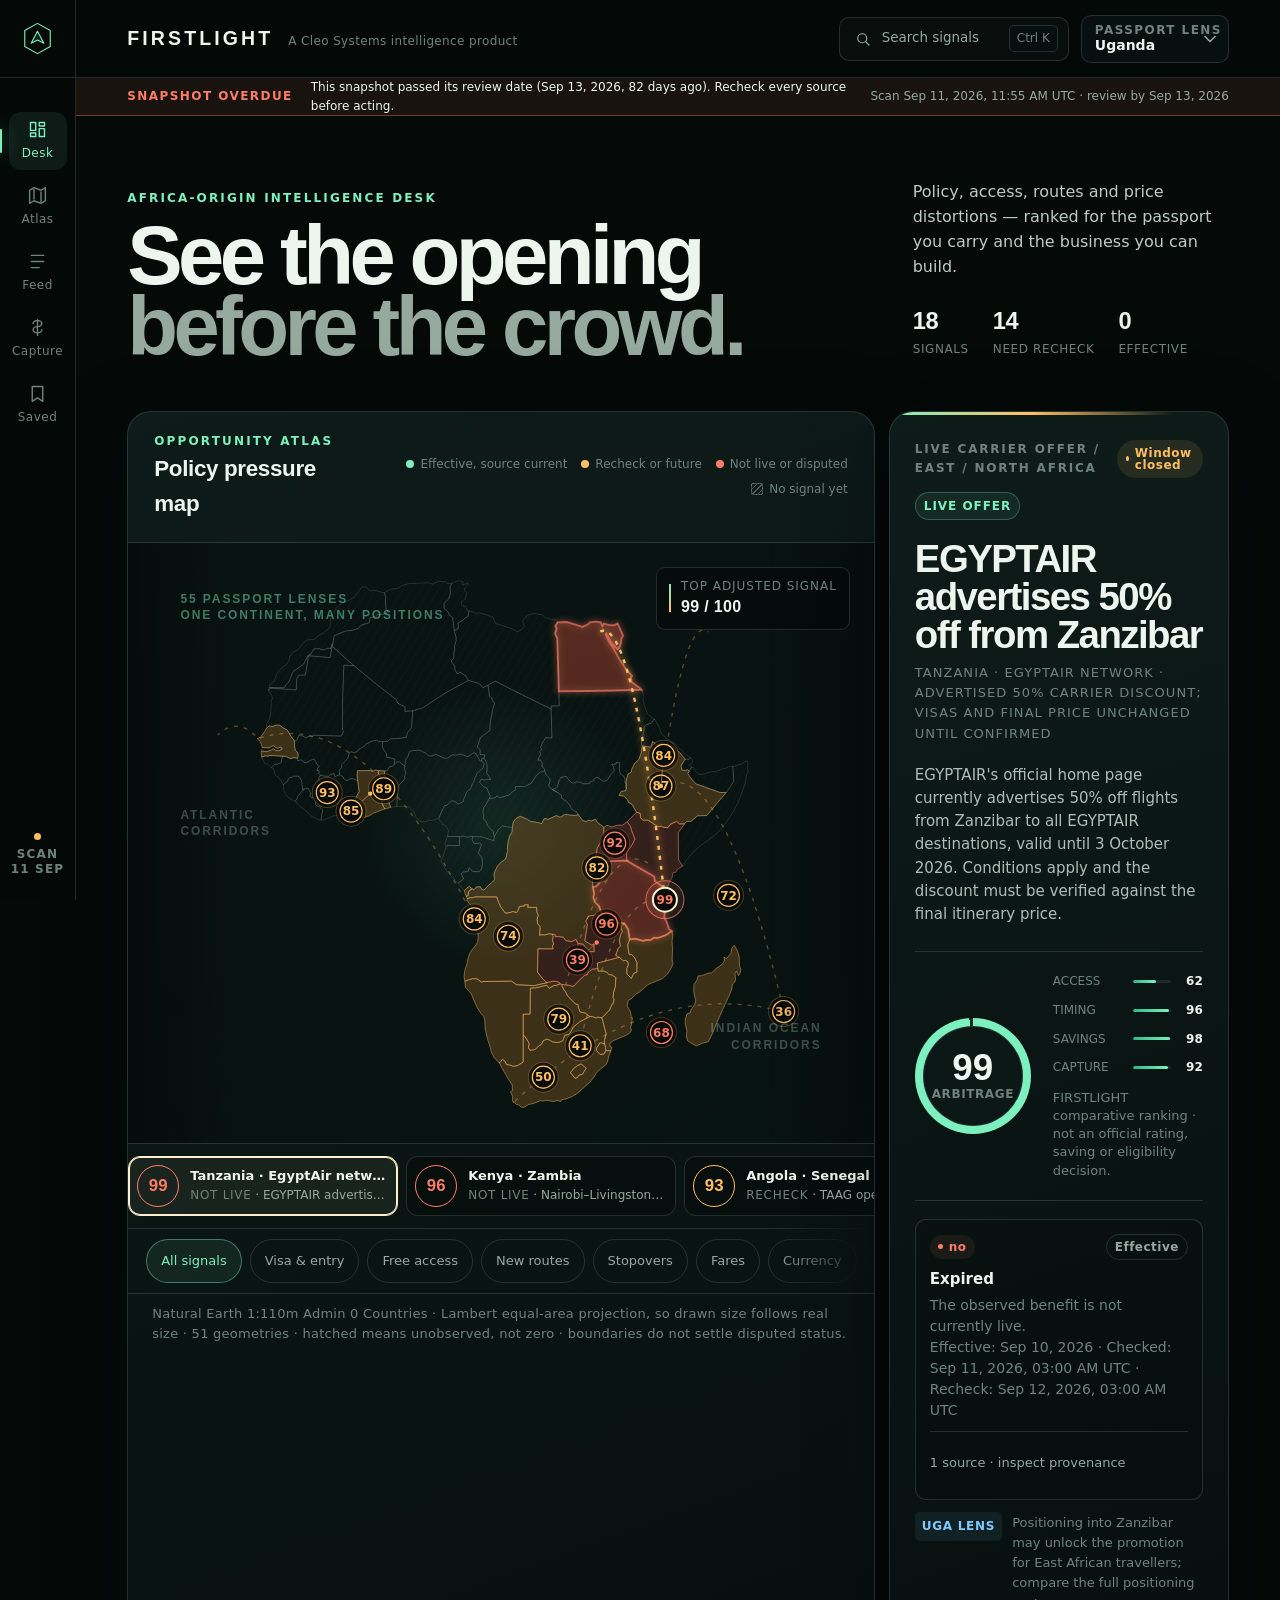
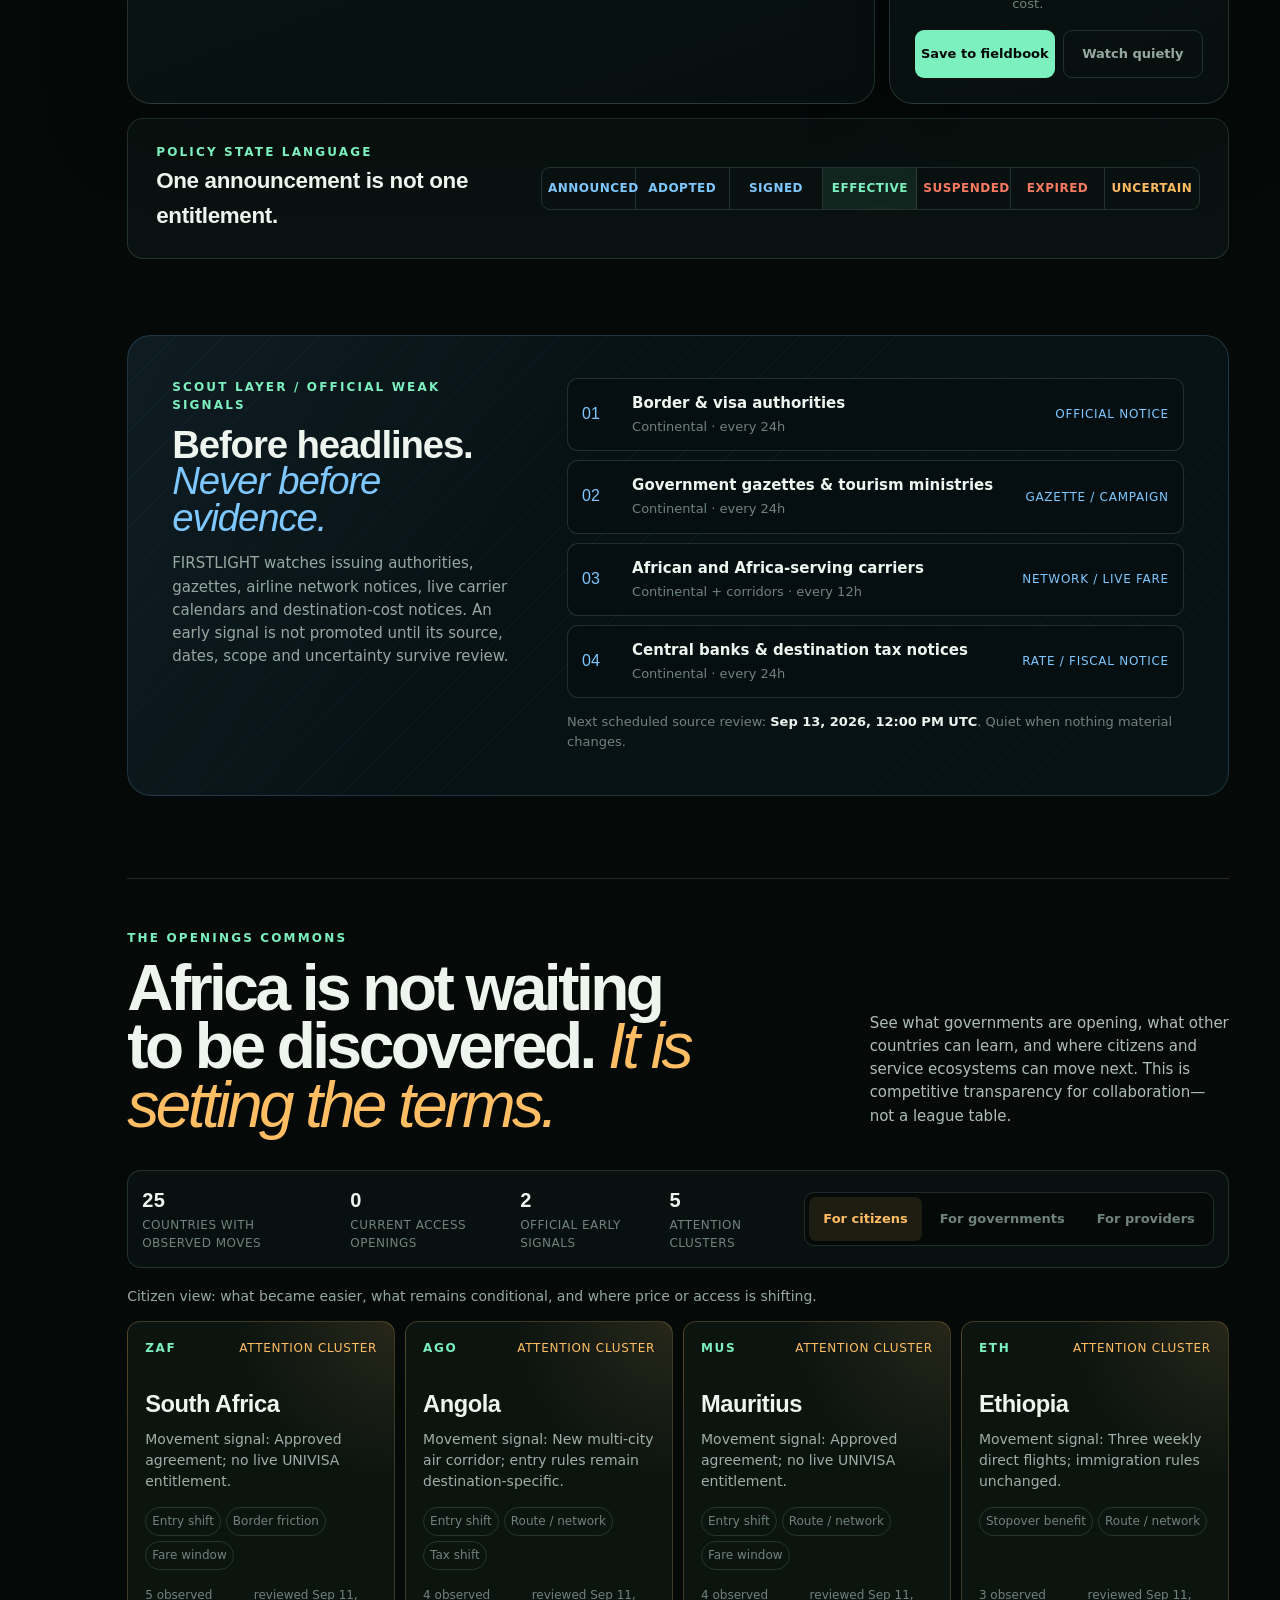
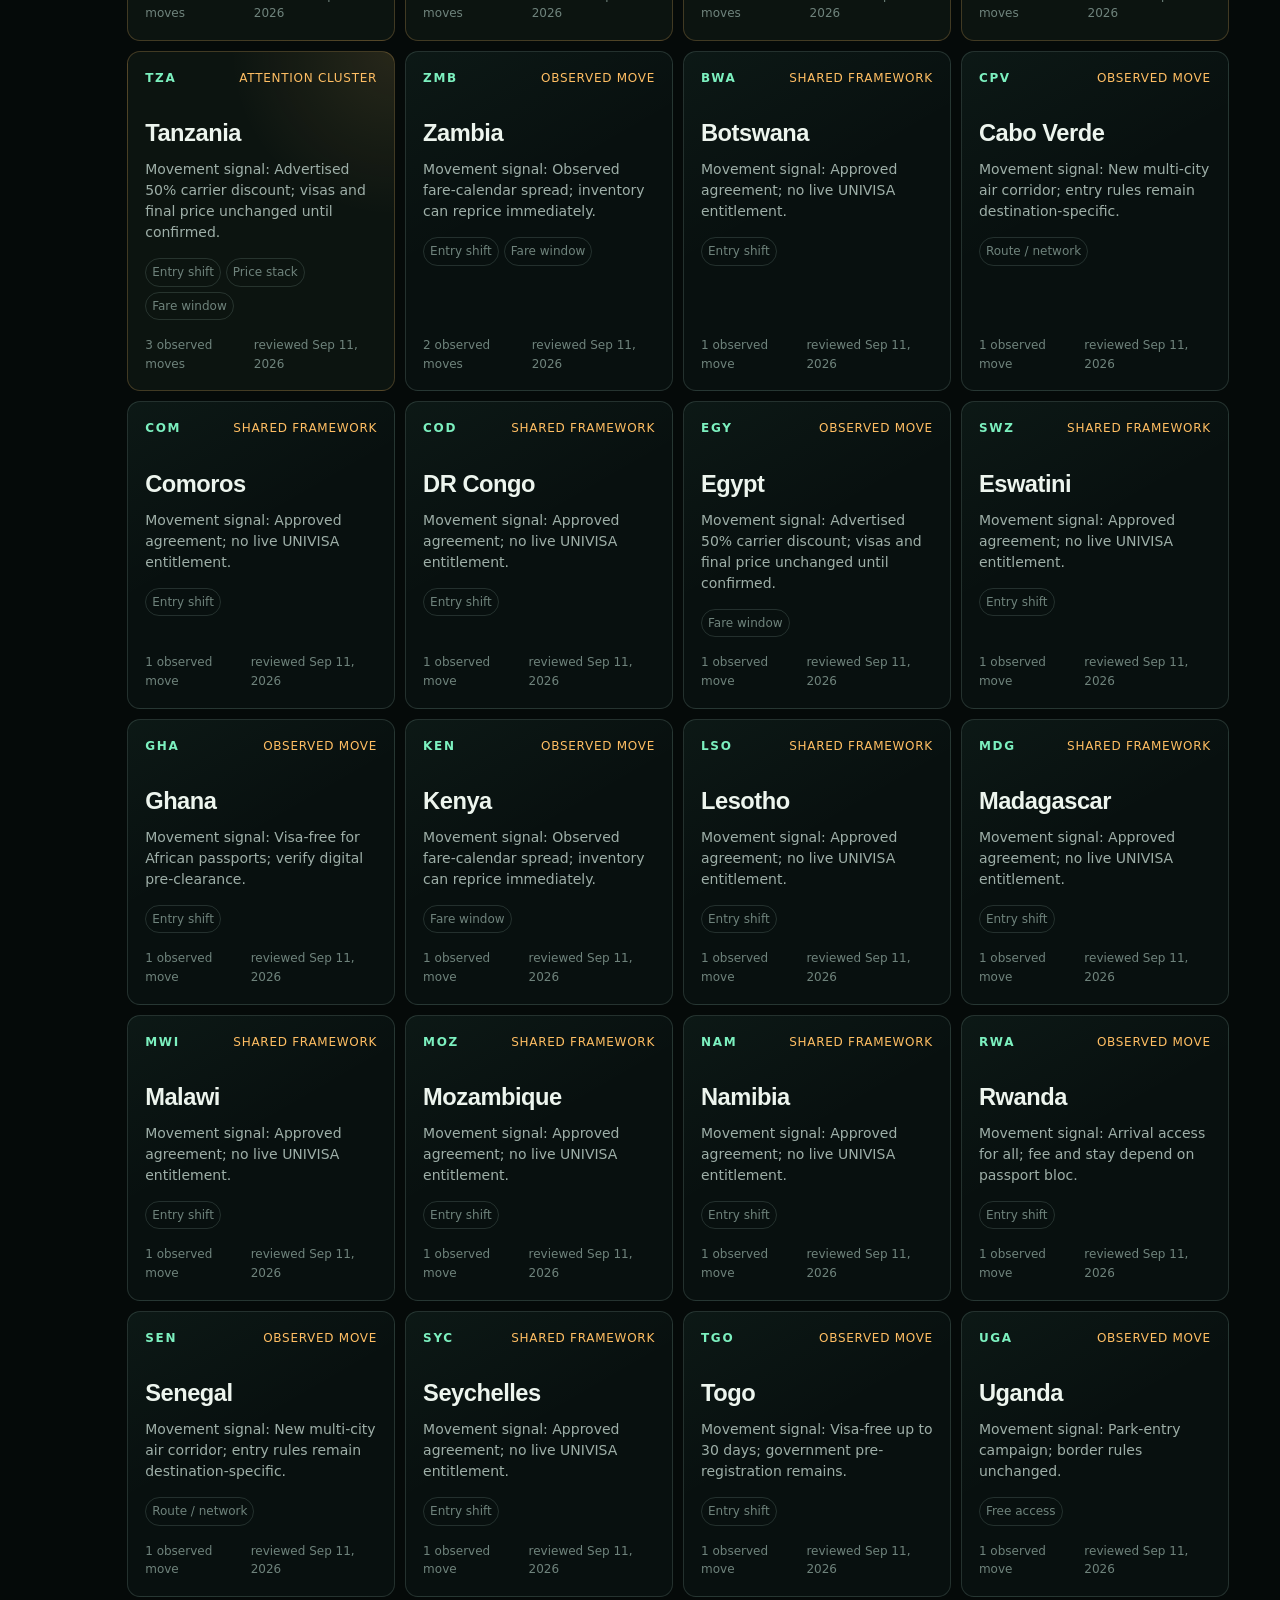
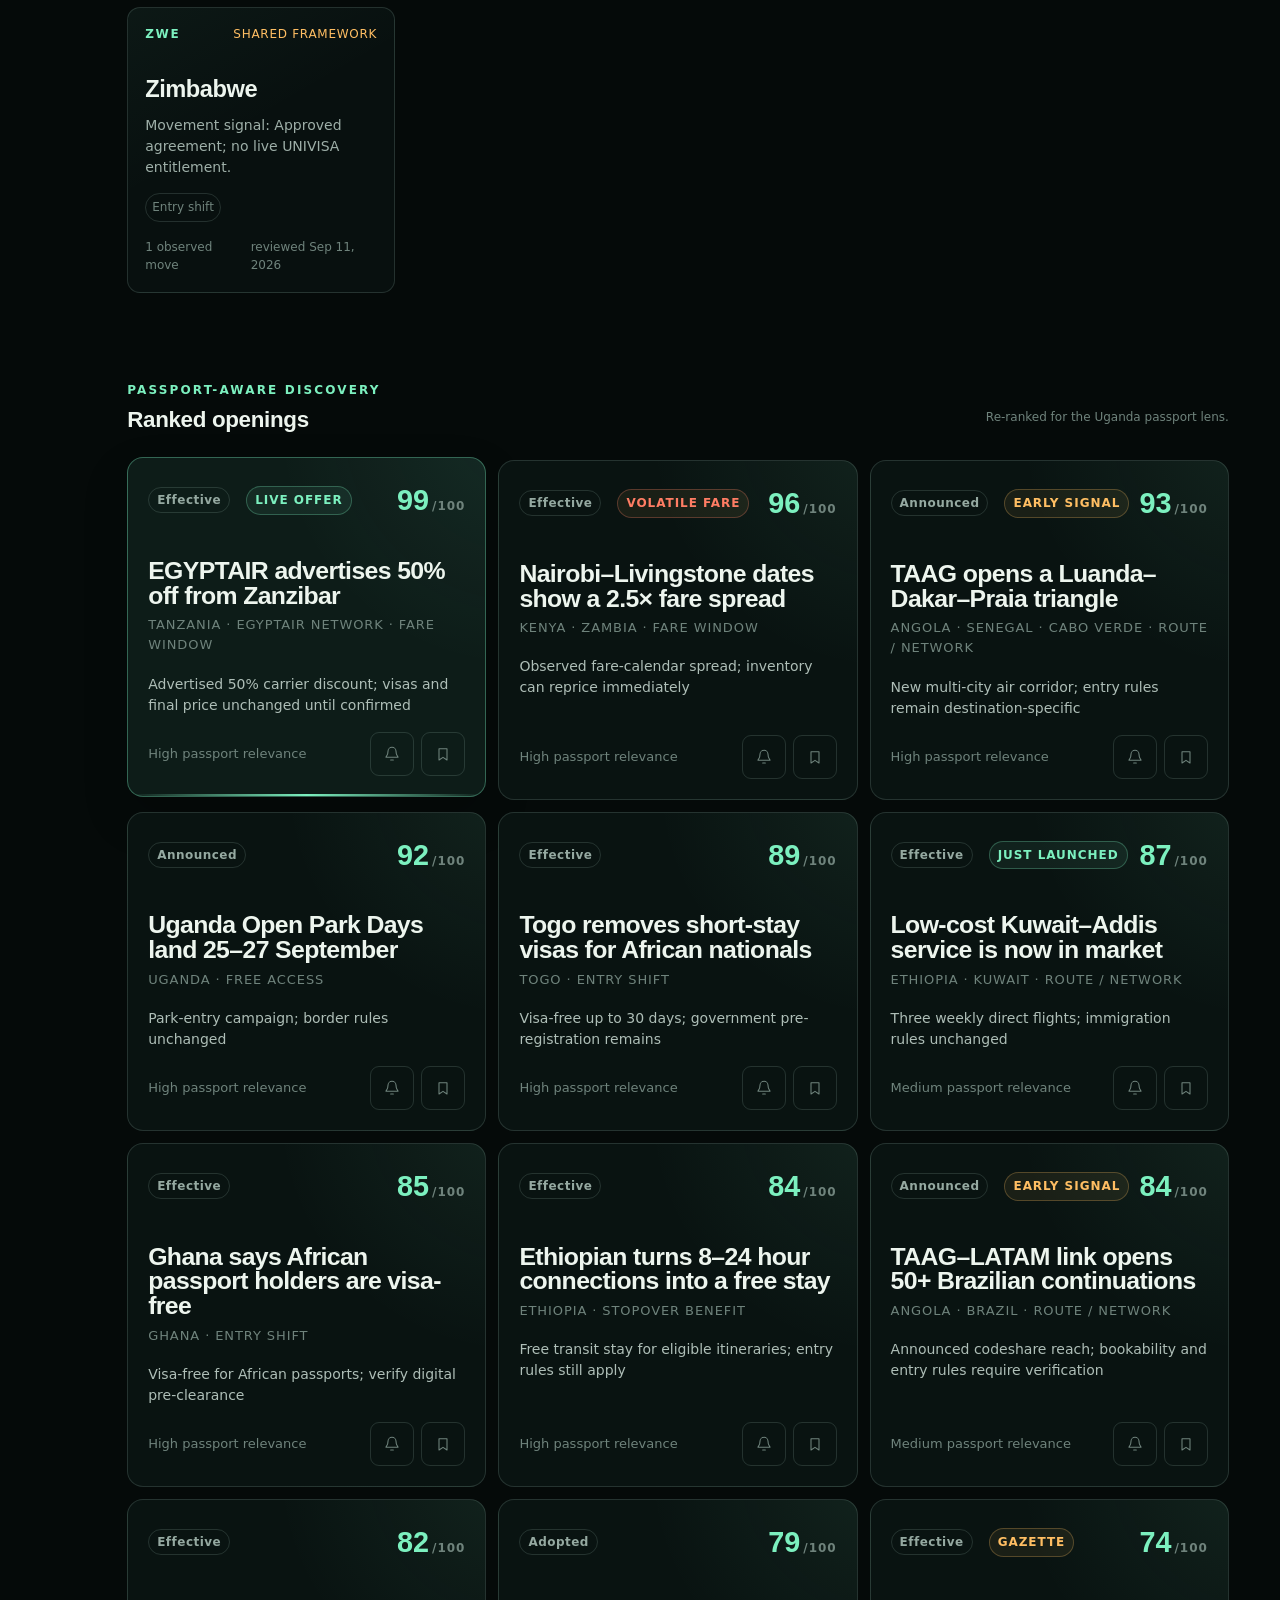
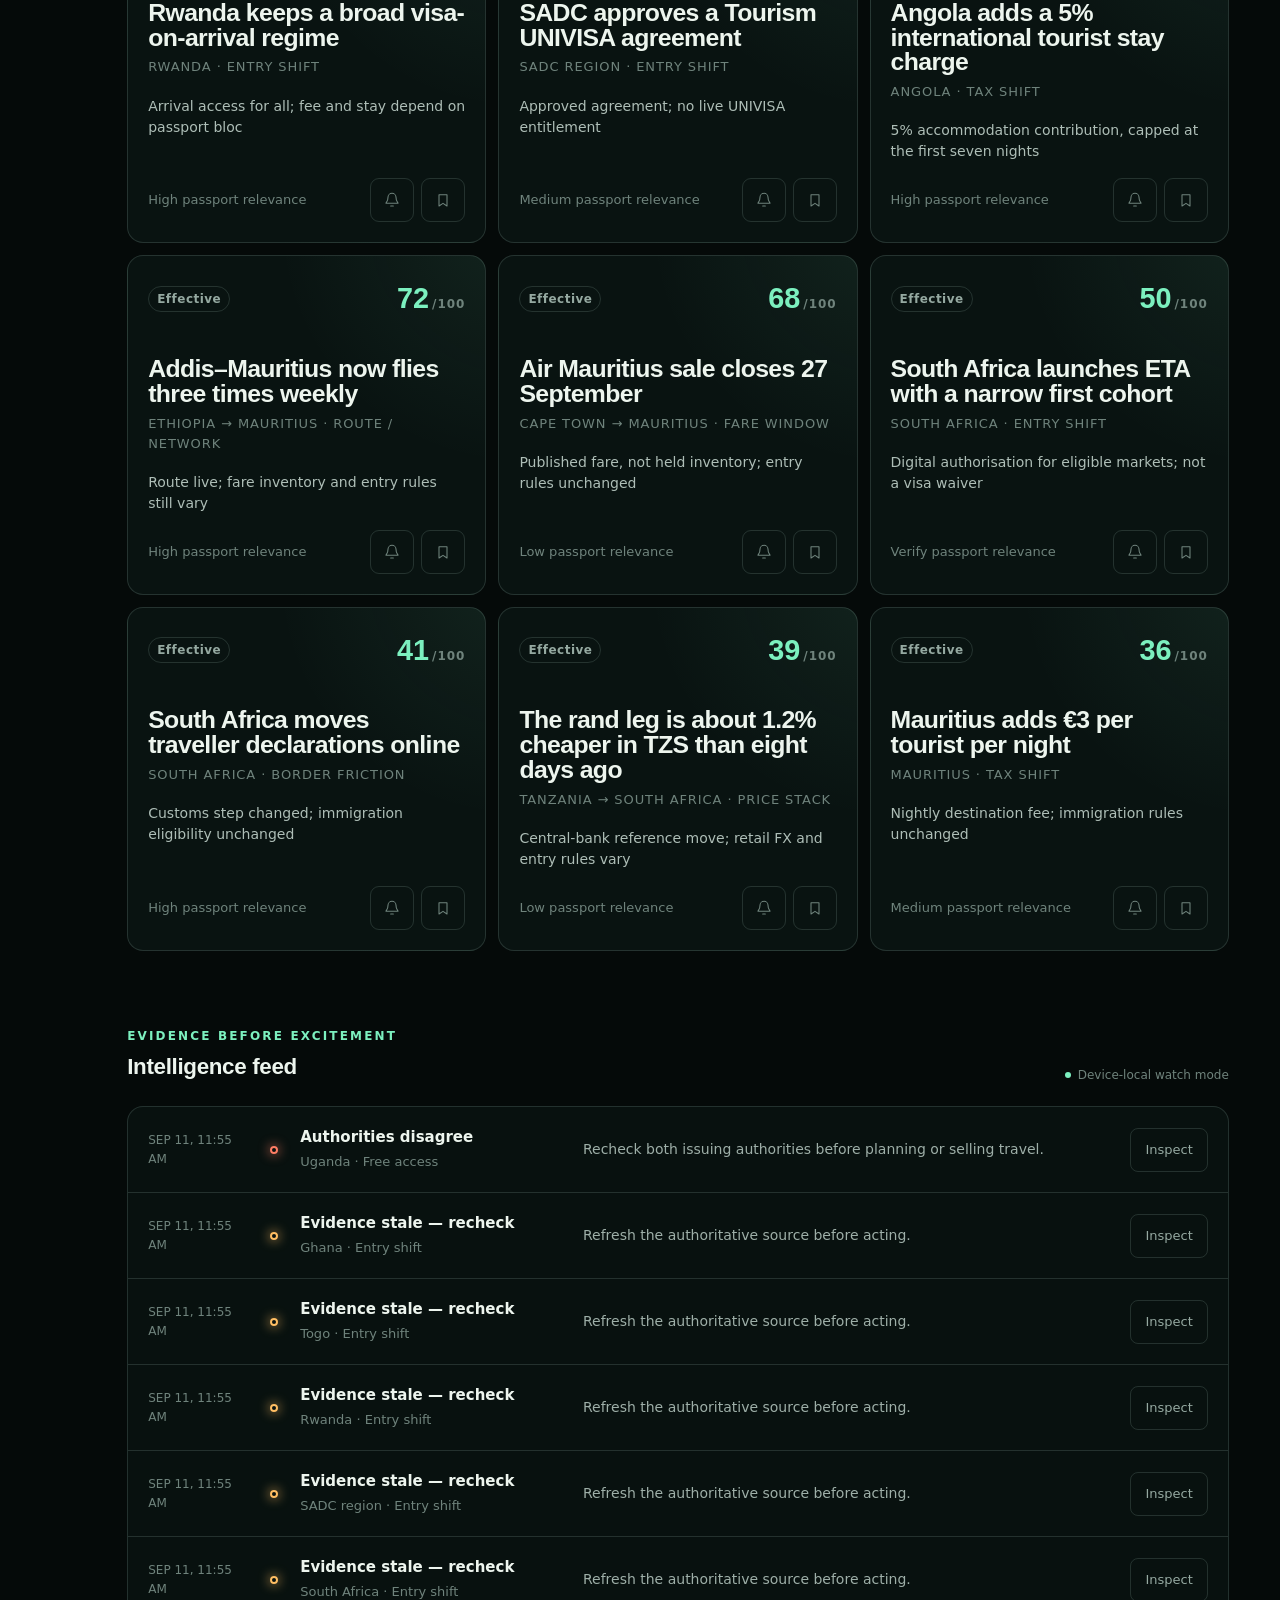
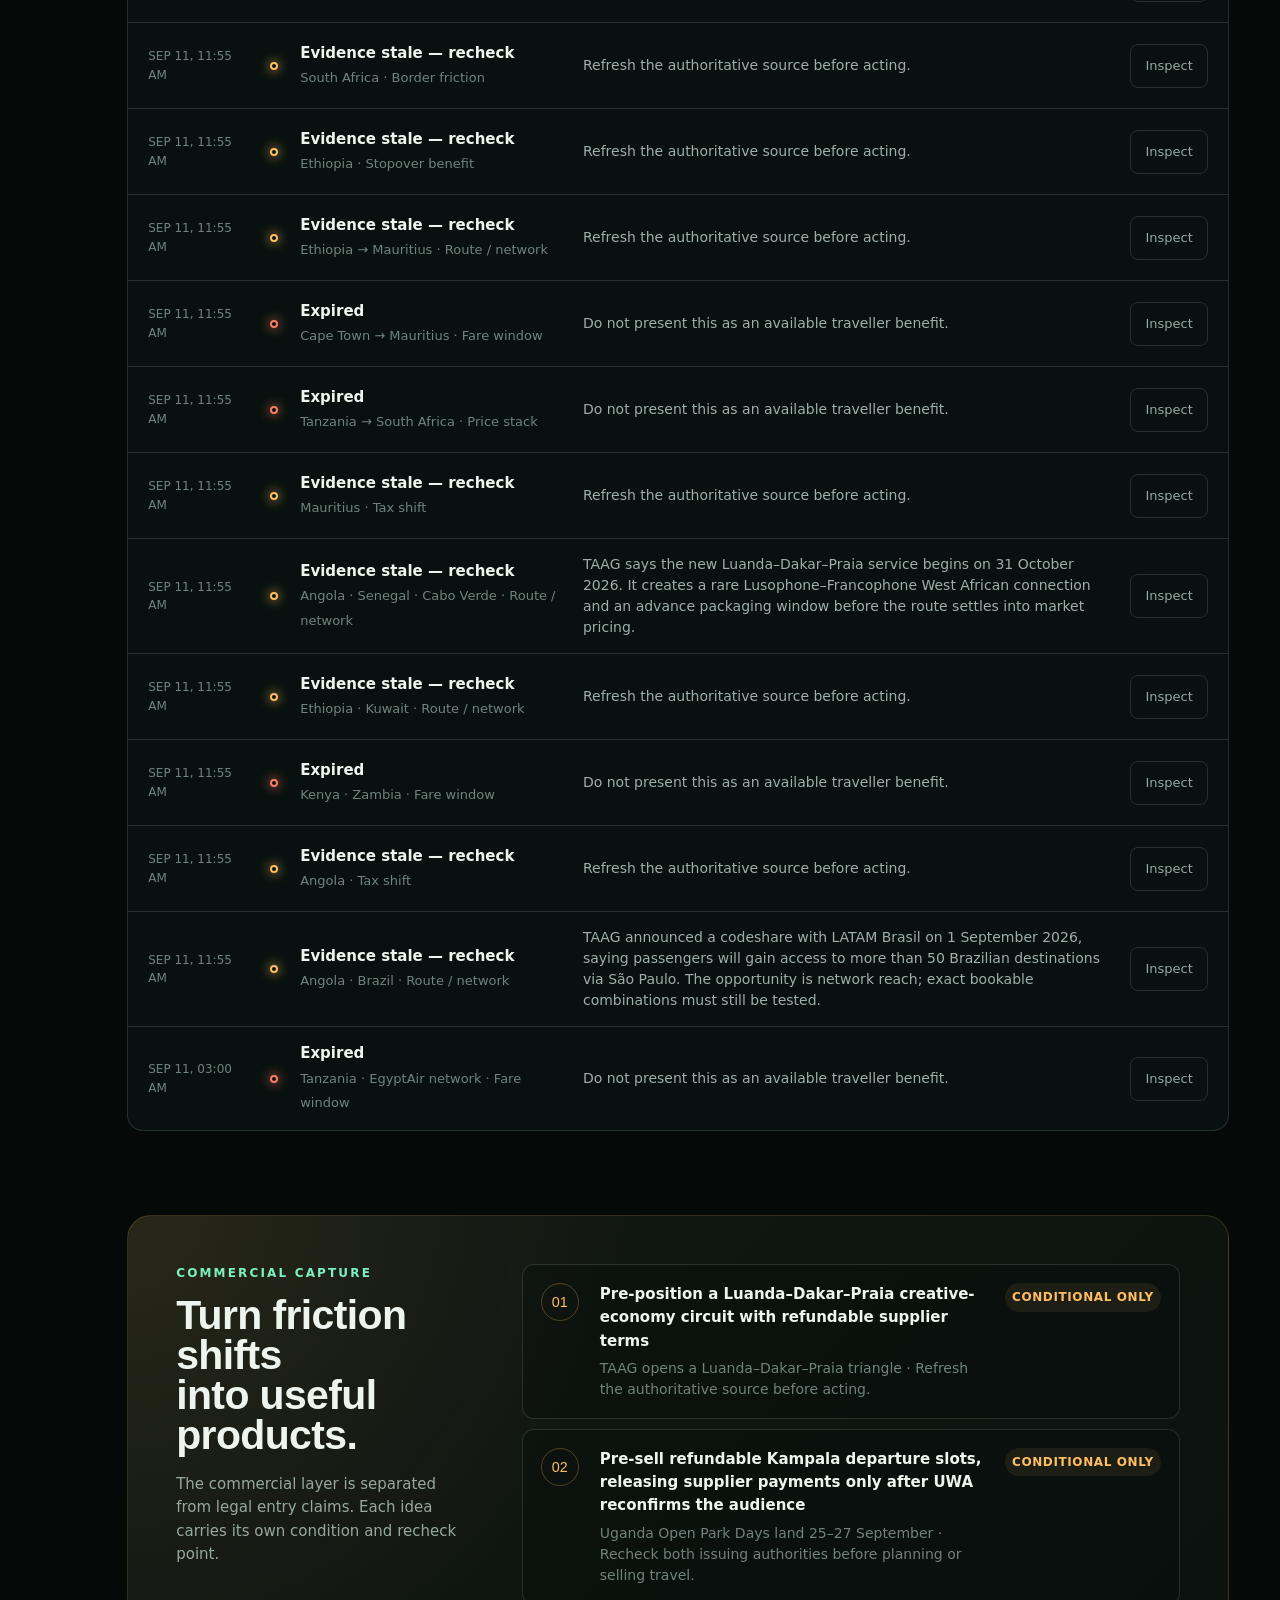
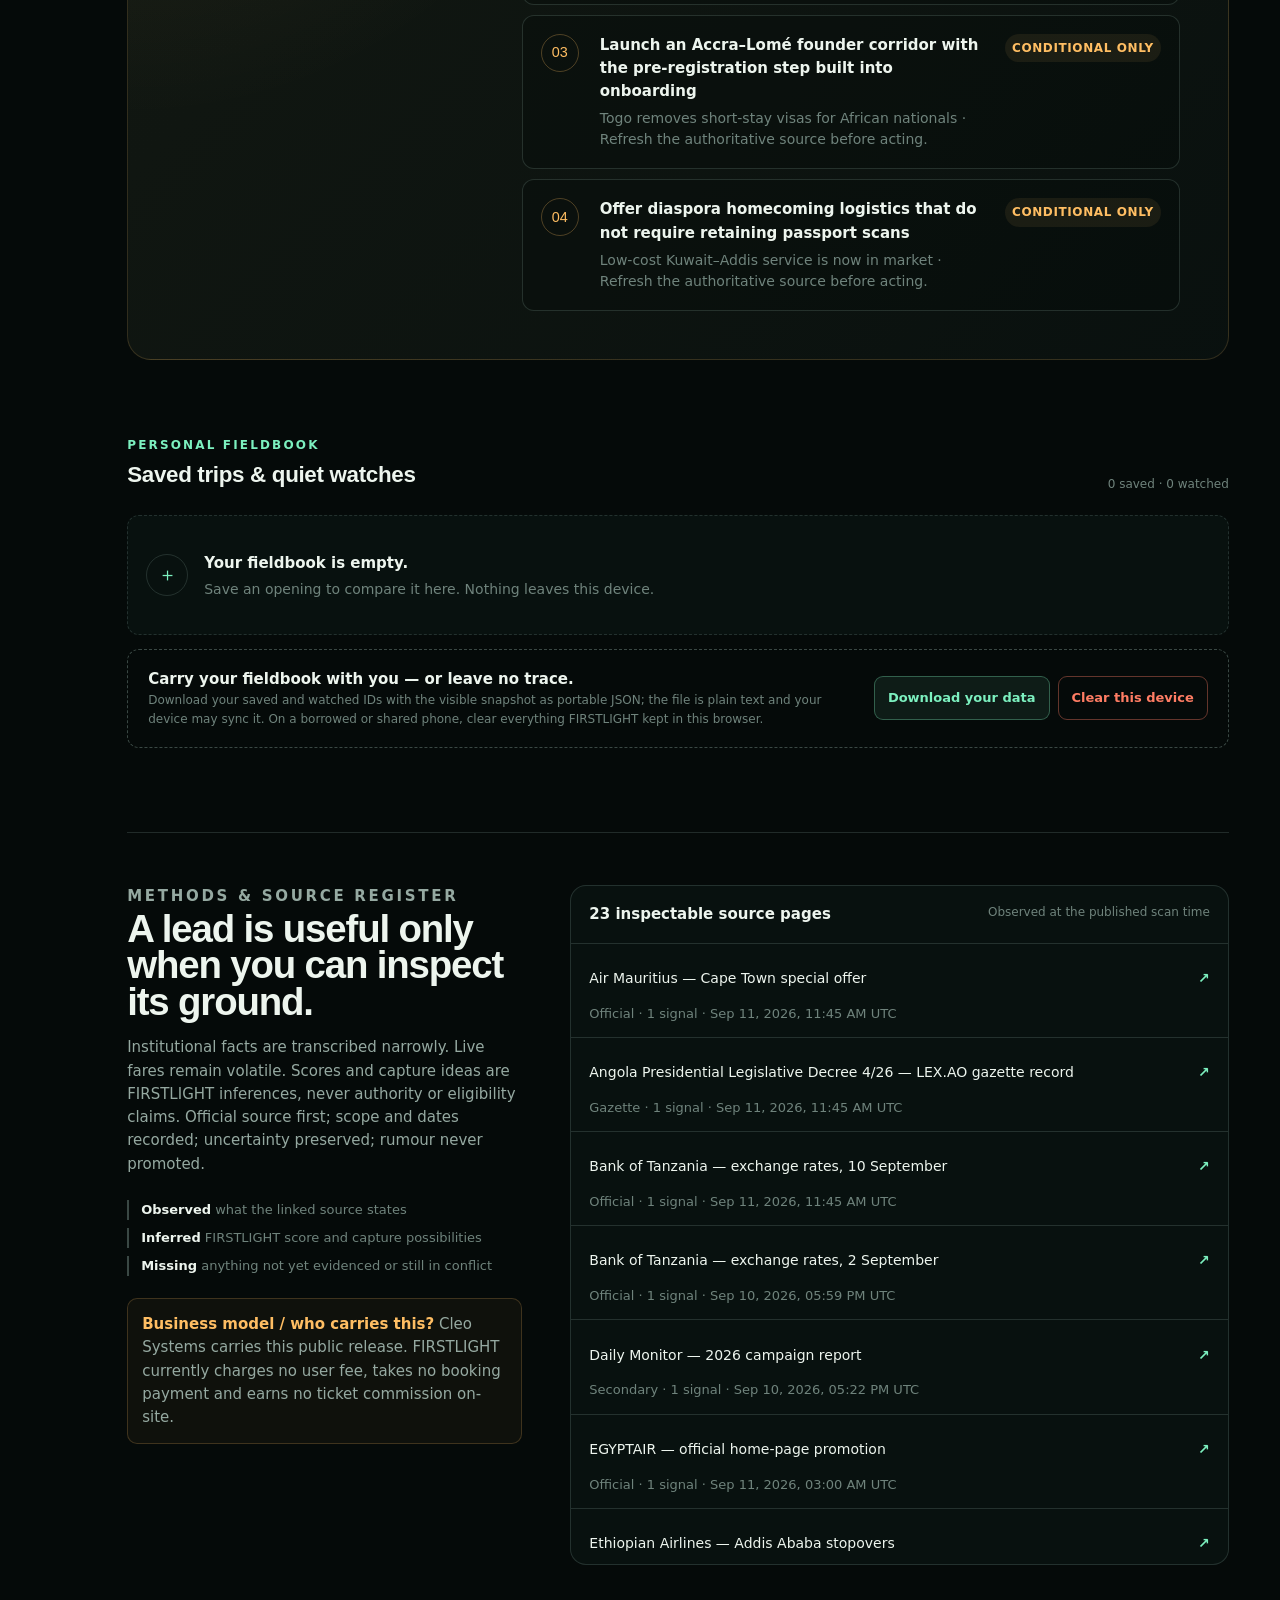
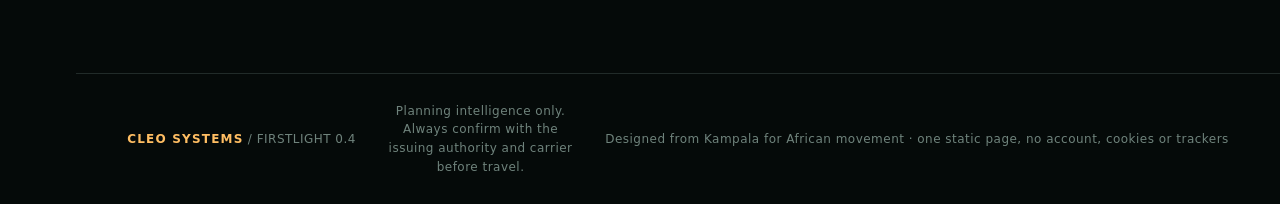
<file: index.html>
<!doctype html>
<html lang="en">
  <head>
    <meta charset="UTF-8" />
    <meta name="viewport" content="width=device-width, initial-scale=1.0, viewport-fit=cover" />
    <meta http-equiv="Content-Security-Policy" content="default-src 'self'; script-src 'self'; style-src 'self' 'unsafe-inline'; img-src 'self' data:; connect-src 'self'; font-src 'self'; object-src 'none'; base-uri 'none'; form-action 'none'" />
    <meta name="referrer" content="no-referrer" />
    <title>FIRSTLIGHT — African tourism opportunity intelligence</title>
    <meta
      name="description"
      content="A passport-aware desk for time-sensitive African tourism signals — visas, routes, fares, fees and currency — with every claim dated, sourced and honest about what is still uncertain."
    />
    <meta name="theme-color" content="#050a09" />
    <meta name="color-scheme" content="dark" />
    <link rel="canonical" href="https://cleo-systems-lab.github.io/firstlight-africa/" />
    <meta property="og:type" content="website" />
    <meta property="og:site_name" content="FIRSTLIGHT" />
    <meta property="og:title" content="FIRSTLIGHT — see the opening before the crowd" />
    <meta property="og:description" content="African tourism openings ranked for the passport you carry. Every signal dated, sourced and honest about what is still uncertain." />
    <meta property="og:url" content="https://cleo-systems-lab.github.io/firstlight-africa/" />
    <meta property="og:image" content="https://cleo-systems-lab.github.io/firstlight-africa/assets/og-card.jpg" />
    <meta property="og:image:type" content="image/jpeg" />
    <meta property="og:image:width" content="1200" />
    <meta property="og:image:height" content="630" />
    <meta property="og:image:alt" content="FIRSTLIGHT: an equal-area map of Africa beside the line “See the opening before the crowd.”" />
    <meta name="twitter:card" content="summary_large_image" />
    <link rel="icon" href="./assets/favicon.svg" type="image/svg+xml" />
    <link rel="stylesheet" href="./assets/styles.css" />
    <link rel="modulepreload" href="./assets/policy-engine.js" />
    <link rel="modulepreload" href="./assets/map-geometry.js" />
    <link rel="preload" href="./data/opportunities.json" as="fetch" type="application/json" crossorigin />
    <link rel="preload" href="./data/africa-map.json" as="fetch" type="application/json" crossorigin />
    <link rel="preload" href="./data/source-registry.json" as="fetch" type="application/json" crossorigin />
    <script type="module" src="./assets/app.js"></script>
  </head>
  <body>
    <a class="skip-link" href="#main-content">Skip to intelligence desk</a>

    <div class="app-shell">
      <aside class="nav-rail" aria-label="Primary navigation">
        <a class="brand-mark" href="#overview" aria-label="FIRSTLIGHT home">
          <span class="brand-glyph" aria-hidden="true">
            <svg viewBox="0 0 44 44" role="img">
              <path d="M22 3 38 12v20L22 41 6 32V12Z" />
              <path d="m14 28 8-15 8 15-8-4Z" />
            </svg>
          </span>
          <span class="brand-word">FL</span>
        </a>

        <nav class="rail-nav">
          <a class="rail-link is-active" href="#overview" data-view-link="overview" aria-label="Overview">
            <svg viewBox="0 0 24 24" aria-hidden="true"><path d="M4 13h6V4H4v9Zm0 7h6v-4H4v4Zm10 0h6v-9h-6v9Zm0-16v4h6V4h-6Z" /></svg>
            <span>Desk</span>
          </a>
          <a class="rail-link" href="#atlas" data-view-link="atlas" aria-label="Opportunity atlas">
            <svg viewBox="0 0 24 24" aria-hidden="true"><path d="m3 6 5-3 8 3 5-3v15l-5 3-8-3-5 3V6Zm5-1v11m8-8v11" /></svg>
            <span>Atlas</span>
          </a>
          <a class="rail-link" href="#feed" data-view-link="feed" aria-label="Intelligence feed">
            <svg viewBox="0 0 24 24" aria-hidden="true"><path d="M5 5h14M5 12h14M5 19h9" /></svg>
            <span>Feed</span>
          </a>
          <a class="rail-link" href="#capture" data-view-link="capture" aria-label="Commercial capture ideas">
            <svg viewBox="0 0 24 24" aria-hidden="true"><path d="M12 3v18M7 7.5C7 5.6 9.2 4 12 4s5 1.6 5 3.5S14.8 11 12 11s-5 1.6-5 3.5S9.2 18 12 18s5-1.6 5-3.5" /></svg>
            <span>Capture</span>
          </a>
          <a class="rail-link" href="#saved" data-view-link="saved" aria-label="Saved trips and watchlist">
            <svg viewBox="0 0 24 24" aria-hidden="true"><path d="M6 4h12v17l-6-4-6 4V4Z" /></svg>
            <span>Saved</span>
          </a>
        </nav>

        <div class="rail-foot" aria-hidden="true">
          <span class="snapshot-dot"></span>
          <span id="rail-stamp">SNAP<br />SHOT</span>
        </div>
      </aside>

      <main id="main-content">
        <header class="topbar">
          <div class="wordmark">
            <span>FIRSTLIGHT</span>
            <small>A Cleo Systems intelligence product</small>
          </div>

          <div class="topbar-actions">
            <button class="search-trigger" id="search-trigger" type="button" aria-haspopup="dialog" aria-label="Search signals">
              <svg viewBox="0 0 24 24" aria-hidden="true"><circle cx="11" cy="11" r="6" /><path d="m16 16 4 4" /></svg>
              <span>Search signals</span>
              <kbd id="search-kbd">Ctrl K</kbd>
            </button>

            <label class="passport-control">
              <span>Passport lens</span>
              <select id="passport-select" aria-label="Choose passport lens">
                <option value="UGA">Loading African passports…</option>
              </select>
            </label>
          </div>
        </header>

        <section class="signal-tape" id="signal-tape" data-state="current" aria-label="Evidence notice">
          <div class="tape-label" id="tape-label">Source-backed snapshot</div>
          <p id="tape-copy">Official signals, live market observations and FIRSTLIGHT inferences remain visibly separate.</p>
          <time id="as-of-time" datetime="2026-09-11">Loading review clock…</time>
        </section>

        <section class="desk" id="overview" aria-labelledby="desk-title">
          <div class="desk-heading">
            <div>
              <p class="section-kicker">Africa-origin intelligence desk</p>
              <h1 id="desk-title">See the opening<br /><em>before the crowd.</em></h1>
            </div>
            <div class="desk-brief">
              <p>
                Policy, access, routes and price distortions — ranked for the passport
                you carry and the business you can build.
              </p>
              <div class="brief-stats" aria-label="Desk summary">
                <span><strong id="signal-count">—</strong> signals</span>
                <span><strong id="recheck-count">—</strong> need recheck</span>
                <span><strong id="live-count">—</strong> effective</span>
              </div>
            </div>
          </div>

          <div class="atlas-layout" id="atlas">
            <section class="atlas-card" aria-labelledby="atlas-title">
              <div class="panel-head">
                <div>
                  <p class="micro-label">Opportunity atlas</p>
                  <h2 id="atlas-title">Policy pressure map</h2>
                </div>
                <div class="map-legend" aria-label="Map legend: colour shows evidence state">
                  <span><i class="legend-dot yes" aria-hidden="true"></i>Effective, source current</span>
                  <span><i class="legend-dot maybe" aria-hidden="true"></i>Recheck or future</span>
                  <span><i class="legend-dot no" aria-hidden="true"></i>Not live or disputed</span>
                  <span><i class="legend-hatch" aria-hidden="true"></i>No signal yet</span>
                </div>
              </div>

              <div class="map-stage" id="map-stage">
                <svg class="africa-map" id="africa-map" viewBox="0 0 720 680" role="img" aria-labelledby="africa-map-title africa-map-desc">
                  <title id="africa-map-title">Africa opportunity pressure map</title>
                  <desc id="africa-map-desc">Country boundaries from Natural Earth on an equal-area projection. Hatched countries mean no current signal in this snapshot, not no opportunity. The signal list below the map offers the same choices.</desc>
                  <defs>
                    <pattern id="unknown-hatch" width="9" height="9" patternUnits="userSpaceOnUse" patternTransform="rotate(32)">
                      <line x1="0" y1="0" x2="0" y2="9" />
                    </pattern>
                    <filter id="map-glow" x="-80%" y="-80%" width="260%" height="260%">
                      <feGaussianBlur stdDeviation="4" result="blur" />
                      <feMerge><feMergeNode in="blur" /><feMergeNode in="SourceGraphic" /></feMerge>
                    </filter>
                  </defs>
                  <g id="country-layer"></g>
                  <g id="route-layer"></g>
                  <g id="map-markers"></g>
                </svg>
                <div class="map-label label-atlantic">Atlantic<br />corridors</div>
                <div class="map-label label-indian">Indian Ocean<br />corridors</div>
                <div class="map-label label-origin">55 passport lenses<br />one continent, many positions</div>

                <div class="map-metric">
                  <span class="metric-line"></span>
                  <div>
                    <small>Top adjusted signal</small>
                    <strong id="map-high-score">—</strong>
                  </div>
                </div>
              </div>

              <div class="signal-rail" id="signal-rail" role="group" aria-label="Signals on this map, highest ranked first"></div>

              <div class="map-controls" id="type-filters" aria-label="Filter opportunity types">
                <button class="filter-chip is-active" type="button" data-type="all" aria-pressed="true">All signals</button>
                <button class="filter-chip" type="button" data-type="visa_change" aria-pressed="false">Visa & entry</button>
                <button class="filter-chip" type="button" data-type="free_entry" aria-pressed="false">Free access</button>
                <button class="filter-chip" type="button" data-type="route_launch" aria-pressed="false">New routes</button>
                <button class="filter-chip" type="button" data-type="stopover_subsidy" aria-pressed="false">Stopovers</button>
                <button class="filter-chip" type="button" data-type="fare_distortion" aria-pressed="false">Fares</button>
                <button class="filter-chip" type="button" data-type="currency_bargain" aria-pressed="false">Currency</button>
                <button class="filter-chip" type="button" data-type="tax_change" aria-pressed="false">Tax shifts</button>
                <button class="filter-chip" type="button" data-type="admin_change" aria-pressed="false">Border friction</button>
              </div>
              <p class="map-provenance" id="map-provenance">Loading geographic provenance…</p>
            </section>

            <aside class="focus-card" id="focus-card" aria-live="polite" aria-label="Selected opportunity">
              <div class="focus-loading">
                <span></span><span></span><span></span>
              </div>
            </aside>
          </div>

          <section class="state-key" aria-labelledby="state-key-title">
            <div>
              <p class="micro-label">Policy state language</p>
              <h2 id="state-key-title">One announcement is not one entitlement.</h2>
            </div>
            <div class="state-row">
              <span data-stage="announced">Announced</span>
              <span data-stage="adopted">Adopted</span>
              <span data-stage="signed">Signed</span>
              <span data-stage="effective">Effective</span>
              <span data-stage="suspended">Suspended</span>
              <span data-stage="expired">Expired</span>
              <span data-stage="uncertain">Uncertain</span>
            </div>
          </section>

          <section class="scout-section" aria-labelledby="scout-title">
            <div class="scout-copy">
              <p class="micro-label">Scout layer / official weak signals</p>
              <h2 id="scout-title">Before headlines.<br /><em>Never before evidence.</em></h2>
              <p>FIRSTLIGHT watches issuing authorities, gazettes, airline network notices, live carrier calendars and destination-cost notices. An early signal is not promoted until its source, dates, scope and uncertainty survive review.</p>
            </div>
            <div class="scan-grid" id="scan-grid" aria-live="polite"></div>
          </section>

          <section class="commons-section" id="commons" aria-labelledby="commons-title">
            <div class="commons-head">
              <div>
                <p class="micro-label">The openings commons</p>
                <h2 id="commons-title">Africa is not waiting<br />to be discovered. <em>It is setting the terms.</em></h2>
              </div>
              <p>See what governments are opening, what other countries can learn, and where citizens and service ecosystems can move next. This is competitive transparency for collaboration—not a league table.</p>
            </div>
            <div class="commons-toolbar">
              <div class="commons-stats" id="commons-stats" aria-label="Continental opening summary"></div>
              <div class="audience-switch" id="audience-switch" aria-label="Choose commons perspective">
                <button class="is-active" type="button" data-audience="citizens" aria-pressed="true">For citizens</button>
                <button type="button" data-audience="governments" aria-pressed="false">For governments</button>
                <button type="button" data-audience="providers" aria-pressed="false">For providers</button>
              </div>
            </div>
            <p class="commons-context" id="commons-context"></p>
            <div class="country-board" id="country-board" aria-live="polite"></div>
          </section>

          <section class="opportunity-section" aria-labelledby="opportunity-title">
            <div class="section-head-row">
              <div>
                <p class="micro-label">Passport-aware discovery</p>
                <h2 id="opportunity-title">Ranked openings</h2>
              </div>
              <p class="section-note" id="passport-note">Re-ranked for a Ugandan passport lens.</p>
            </div>
            <div class="opportunity-grid" id="opportunity-grid" aria-live="polite"></div>
          </section>

          <section class="intelligence-section" id="feed" aria-labelledby="feed-title">
            <div class="section-head-row">
              <div>
                <p class="micro-label">Evidence before excitement</p>
                <h2 id="feed-title">Intelligence feed</h2>
              </div>
              <span class="auto-note"><i></i>Device-local watch mode</span>
            </div>
            <div class="feed-list" id="feed-list"></div>
          </section>

          <section class="capture-section" id="capture" aria-labelledby="capture-title">
            <div class="capture-intro">
              <p class="micro-label">Commercial capture</p>
              <h2 id="capture-title">Turn friction shifts<br />into useful products.</h2>
              <p>
                The commercial layer is separated from legal entry claims. Each idea
                carries its own condition and recheck point.
              </p>
            </div>
            <div class="capture-grid" id="capture-grid"></div>
          </section>

          <section class="saved-section" id="saved" aria-labelledby="saved-title">
            <div class="section-head-row">
              <div>
                <p class="micro-label">Personal fieldbook</p>
                <h2 id="saved-title">Saved trips & quiet watches</h2>
              </div>
              <span class="saved-count" id="saved-count">0 saved</span>
            </div>
            <div class="saved-grid" id="saved-grid"></div>
            <div class="fieldbook-export">
              <div>
                <strong>Carry your fieldbook with you — or leave no trace.</strong>
                <span>Download your saved and watched IDs with the visible snapshot as portable JSON; the file is plain text and your device may sync it. On a borrowed or shared phone, clear everything FIRSTLIGHT kept in this browser.</span>
              </div>
              <div class="fieldbook-actions">
                <button type="button" id="export-signals">Download your data</button>
                <button type="button" id="clear-device" class="clear-device">Clear this device</button>
              </div>
            </div>
          </section>

          <section class="method-section" id="method" aria-labelledby="method-title">
            <div class="method-intro">
              <p class="micro-label">Methods & source register</p>
              <h2 id="method-title">A lead is useful only when you can inspect its ground.</h2>
              <p id="method-copy">Loading editorial method…</p>
              <div class="method-rules">
                <span><b>Observed</b> what the linked source states</span>
                <span><b>Inferred</b> FIRSTLIGHT score and capture possibilities</span>
                <span><b>Missing</b> anything not yet evidenced or still in conflict</span>
              </div>
              <p class="operating-note"><b>Business model / who carries this?</b> Cleo Systems carries this public release. FIRSTLIGHT currently charges no user fee, takes no booking payment and earns no ticket commission on-site.</p>
            </div>
            <div class="source-register" id="source-register"></div>
          </section>
        </section>

        <footer>
          <span class="cleo-mark"><b>CLEO SYSTEMS</b> / FIRSTLIGHT 0.4</span>
          <p>Planning intelligence only. Always confirm with the issuing authority and carrier before travel.</p>
          <span>Designed from Kampala for African movement · one static page, no account, cookies or trackers</span>
        </footer>
      </main>
    </div>

    <dialog class="command-dialog" id="command-dialog" aria-labelledby="command-title">
      <div class="command-box">
        <div class="command-input-row">
          <svg viewBox="0 0 24 24" aria-hidden="true"><circle cx="11" cy="11" r="6" /><path d="m16 16 4 4" /></svg>
          <label class="sr-only" for="command-input">Search opportunities</label>
          <input id="command-input" type="search" placeholder="Search country, shift, or business angle…" autocomplete="off" />
          <button class="close-command" type="button" id="close-command" aria-label="Close search">Esc</button>
        </div>
        <p class="command-caption" id="command-title">Search every source-backed signal</p>
        <div class="command-results" id="command-results"></div>
      </div>
    </dialog>

    <div class="toast-region" id="toast-region" aria-live="polite" aria-atomic="true"></div>

    <template id="empty-saved-template">
      <div class="empty-saved">
        <span aria-hidden="true">＋</span>
        <div>
          <strong>Your fieldbook is empty.</strong>
          <p>Save an opening to compare it here. Nothing leaves this device.</p>
        </div>
      </div>
    </template>
  </body>
</html>
</file>
<file: assets/styles.css>
:root {
  color-scheme: dark;
  --ink-0: #050a09;
  --ink-1: #07100f;
  --ink-2: #0c1816;
  --ink-3: #12231f;
  --line: rgba(181, 218, 205, 0.16);
  --line-strong: rgba(181, 218, 205, 0.3);
  --paper: #edf5ee;
  --muted: #95a9a1;
  --muted-2: #6f837c;
  --mint: #7cf0bf;
  --mint-deep: #2bba88;
  --sun: #ffbe63;
  --coral: #ff7d64;
  --sky: #7ec8ff;
  --violet: #b6a8ff;
  --danger: #ff786f;
  --shadow: 0 24px 80px rgba(0, 0, 0, 0.35);
  --radius-sm: 9px;
  --radius-md: 16px;
  --radius-lg: 24px;
  --font-display: "Arial Narrow", "Roboto Condensed", "Helvetica Neue", sans-serif;
  --font-body: Inter, ui-sans-serif, system-ui, -apple-system, BlinkMacSystemFont, "Segoe UI", sans-serif;
}

* {
  box-sizing: border-box;
}

html {
  scroll-behavior: smooth;
  background: var(--ink-0);
}

body {
  margin: 0;
  min-width: 320px;
  background:
    radial-gradient(circle at 72% -5%, rgba(48, 171, 130, 0.12), transparent 29rem),
    var(--ink-0);
  color: var(--paper);
  font-family: var(--font-body);
  font-size: 1rem;
  line-height: 1.55;
  -webkit-font-smoothing: antialiased;
  overflow-x: hidden;
}

button,
select,
input {
  font: inherit;
}

button,
a,
select {
  -webkit-tap-highlight-color: transparent;
}

button,
a {
  color: inherit;
}

button {
  border: 0;
}

svg {
  display: block;
}

.sr-only {
  position: absolute;
  width: 1px;
  height: 1px;
  padding: 0;
  margin: -1px;
  overflow: hidden;
  clip: rect(0, 0, 0, 0);
  white-space: nowrap;
  border: 0;
}

.skip-link {
  position: fixed;
  z-index: 1000;
  top: 12px;
  left: 12px;
  padding: 10px 14px;
  border-radius: 8px;
  background: var(--mint);
  color: var(--ink-0);
  transform: translateY(-160%);
  transition: transform 160ms ease;
}

.skip-link:focus {
  transform: translateY(0);
}

.app-shell {
  display: grid;
  min-height: 100vh;
  grid-template-columns: 76px minmax(0, 1fr);
}

.nav-rail {
  position: fixed;
  z-index: 30;
  inset: 0 auto 0 0;
  display: flex;
  width: 76px;
  flex-direction: column;
  align-items: center;
  border-right: 1px solid var(--line);
  background: rgba(5, 10, 9, 0.92);
  backdrop-filter: blur(18px);
}

.brand-mark {
  display: grid;
  width: 100%;
  min-height: 78px;
  place-items: center;
  border-bottom: 1px solid var(--line);
  text-decoration: none;
}

.brand-glyph {
  position: relative;
  width: 35px;
  height: 35px;
}

.brand-glyph svg {
  width: 100%;
  height: 100%;
  fill: none;
  stroke: var(--mint);
  stroke-linecap: round;
  stroke-linejoin: round;
  stroke-width: 1.4;
}

.brand-glyph svg path:last-child {
  fill: rgba(124, 240, 191, 0.12);
}

.brand-word {
  display: none;
}

.rail-nav {
  display: flex;
  width: 100%;
  flex: 1;
  flex-direction: column;
  align-items: center;
  gap: 8px;
  padding-top: 34px;
}

.rail-link {
  position: relative;
  display: flex;
  width: 58px;
  min-height: 58px;
  flex-direction: column;
  align-items: center;
  justify-content: center;
  gap: 4px;
  border-radius: 12px;
  color: var(--muted-2);
  font-size: 0.75rem;
  letter-spacing: 0.04em;
  text-decoration: none;
  transition: 180ms ease;
}

.rail-link svg {
  width: 21px;
  height: 21px;
  fill: none;
  stroke: currentColor;
  stroke-linecap: round;
  stroke-linejoin: round;
  stroke-width: 1.6;
}

.rail-link:hover,
.rail-link:focus-visible,
.rail-link.is-active {
  background: rgba(124, 240, 191, 0.08);
  color: var(--mint);
}

.rail-link.is-active::before {
  position: absolute;
  left: -9px;
  width: 2px;
  height: 24px;
  border-radius: 2px;
  background: var(--mint);
  content: "";
  box-shadow: 0 0 18px var(--mint);
}

.rail-foot {
  display: flex;
  margin-bottom: 24px;
  align-items: center;
  gap: 6px;
  color: var(--muted-2);
  font-size: 0.75rem;
  font-weight: 700;
  letter-spacing: 0.12em;
  line-height: 1.2;
}

.pulse-dot {
  width: 7px;
  height: 7px;
  border-radius: 50%;
  background: var(--sun);
  box-shadow: 0 0 0 0 rgba(255, 190, 99, 0.5);
  animation: pulse 2.8s infinite;
}

main {
  min-width: 0;
  grid-column: 2;
}

.topbar {
  position: sticky;
  z-index: 20;
  top: 0;
  display: flex;
  min-height: 78px;
  align-items: center;
  justify-content: space-between;
  padding: 0 clamp(22px, 4vw, 64px);
  border-bottom: 1px solid var(--line);
  background: rgba(5, 10, 9, 0.82);
  backdrop-filter: blur(20px);
}

.wordmark {
  display: flex;
  align-items: baseline;
  gap: 15px;
}

.wordmark > span {
  font-family: var(--font-display);
  font-size: 1.22rem;
  font-stretch: condensed;
  font-weight: 800;
  letter-spacing: 0.16em;
}

.wordmark small {
  color: var(--muted-2);
  font-size: 0.75rem;
  letter-spacing: 0.03em;
}

.topbar-actions {
  display: flex;
  align-items: center;
  gap: 12px;
}

.search-trigger {
  display: flex;
  min-width: 230px;
  height: 42px;
  align-items: center;
  gap: 10px;
  padding: 0 10px 0 14px;
  border: 1px solid var(--line);
  border-radius: 10px;
  background: rgba(255, 255, 255, 0.025);
  color: var(--muted);
  cursor: pointer;
  text-align: left;
}

.search-trigger:hover,
.search-trigger:focus-visible {
  border-color: var(--line-strong);
  color: var(--paper);
}

.search-trigger svg,
.command-input-row svg {
  width: 18px;
  fill: none;
  stroke: currentColor;
  stroke-linecap: round;
  stroke-width: 1.6;
}

.search-trigger span {
  flex: 1;
  font-size: 0.84rem;
}

kbd {
  padding: 3px 7px;
  border: 1px solid var(--line);
  border-radius: 5px;
  background: var(--ink-1);
  color: var(--muted-2);
  font-family: inherit;
  font-size: 0.75rem;
}

.passport-control {
  display: grid;
  height: 42px;
  min-width: 148px;
  align-content: center;
  padding: 4px 13px;
  border: 1px solid var(--line);
  border-radius: 10px;
  background: var(--ink-1);
}

.passport-control span {
  color: var(--muted-2);
  font-size: 0.75rem;
  font-weight: 700;
  letter-spacing: 0.12em;
  line-height: 1;
  text-transform: uppercase;
}

.passport-control select {
  width: 100%;
  min-width: 0;
  border: 0;
  outline: 0;
  background: transparent;
  color: var(--paper);
  font-size: 0.78rem;
  font-weight: 600;
}

.avatar {
  display: grid;
  width: 42px;
  height: 42px;
  place-items: center;
  border: 1px solid rgba(124, 240, 191, 0.35);
  border-radius: 50%;
  background: linear-gradient(145deg, rgba(124, 240, 191, 0.19), rgba(124, 240, 191, 0.03));
  color: var(--mint);
  font-size: 0.75rem;
  font-weight: 800;
  letter-spacing: 0.08em;
}

.signal-tape {
  display: grid;
  min-height: 36px;
  grid-template-columns: auto 1fr auto;
  align-items: center;
  gap: 18px;
  padding: 0 clamp(22px, 4vw, 64px);
  border-bottom: 1px solid rgba(255, 190, 99, 0.16);
  background: rgba(255, 190, 99, 0.035);
  color: var(--muted);
  font-size: 0.75rem;
}

.signal-tape p {
  margin: 0;
}

.signal-tape time {
  color: var(--muted-2);
  font-variant-numeric: tabular-nums;
}

.tape-label {
  color: var(--sun);
  font-weight: 800;
  letter-spacing: 0.12em;
  text-transform: uppercase;
}

.desk {
  width: min(1510px, 100%);
  margin: 0 auto;
  padding: 64px clamp(22px, 4vw, 64px) 88px;
}

.desk-heading {
  display: grid;
  grid-template-columns: minmax(0, 1.5fr) minmax(280px, 0.65fr);
  align-items: end;
  gap: 56px;
  margin-bottom: 48px;
}

.section-kicker,
.micro-label {
  margin: 0 0 12px;
  color: var(--mint);
  font-size: 0.75rem;
  font-weight: 800;
  letter-spacing: 0.18em;
  text-transform: uppercase;
}

.desk-heading h1 {
  max-width: 780px;
  margin: 0;
  font-family: var(--font-display);
  font-size: clamp(3.2rem, 6.5vw, 6.7rem);
  font-stretch: condensed;
  font-weight: 650;
  letter-spacing: -0.055em;
  line-height: 0.86;
}

.desk-heading h1 em {
  color: transparent;
  font-style: normal;
  -webkit-text-stroke: 1px rgba(237, 245, 238, 0.58);
}

.desk-brief {
  padding-bottom: 4px;
}

.desk-brief > p {
  margin: 0 0 24px;
  color: #bdcbc5;
  font-size: 0.96rem;
}

.brief-stats {
  display: flex;
  gap: 24px;
}

.brief-stats span {
  color: var(--muted-2);
  font-size: 0.75rem;
  letter-spacing: 0.05em;
  text-transform: uppercase;
}

.brief-stats strong {
  display: block;
  color: var(--paper);
  font-family: var(--font-display);
  font-size: 1.48rem;
  letter-spacing: -0.02em;
}

.atlas-layout {
  display: grid;
  grid-template-columns: minmax(0, 1.65fr) minmax(340px, 0.7fr);
  gap: 14px;
  scroll-margin-top: 100px;
}

.atlas-card,
.focus-card {
  min-width: 0;
  border: 1px solid var(--line);
  border-radius: var(--radius-lg);
  background: linear-gradient(160deg, rgba(15, 30, 27, 0.92), rgba(7, 16, 15, 0.96));
  box-shadow: var(--shadow);
}

.atlas-card {
  overflow: hidden;
}

.panel-head {
  display: flex;
  min-height: 84px;
  align-items: center;
  justify-content: space-between;
  gap: 20px;
  padding: 20px 26px;
  border-bottom: 1px solid var(--line);
}

.panel-head .micro-label {
  margin-bottom: 2px;
}

.panel-head h2,
.section-head-row h2,
.state-key h2,
.capture-intro h2 {
  margin: 0;
  font-family: var(--font-display);
  font-size: 1.4rem;
  font-stretch: condensed;
  font-weight: 650;
  letter-spacing: -0.015em;
}

.map-legend {
  display: flex;
  gap: 14px;
  color: var(--muted-2);
  font-size: 0.75rem;
}

.map-legend span {
  display: flex;
  align-items: center;
  gap: 6px;
}

.legend-dot {
  display: block;
  width: 6px;
  height: 6px;
  border-radius: 50%;
}

.legend-dot.hot {
  background: var(--mint);
  box-shadow: 0 0 10px rgba(124, 240, 191, 0.7);
}

.legend-dot.verify {
  background: var(--sun);
}

.map-stage {
  position: relative;
  min-height: 480px;
  overflow: hidden;
  background:
    radial-gradient(circle at 50% 47%, rgba(124, 240, 191, 0.09), transparent 29%),
    linear-gradient(145deg, rgba(4, 11, 10, 0.4), rgba(8, 20, 18, 0.96));
}

.map-stage::after {
  position: absolute;
  inset: 0;
  pointer-events: none;
  content: "";
  background: linear-gradient(90deg, rgba(5, 10, 9, 0.75), transparent 14%, transparent 86%, rgba(5, 10, 9, 0.6));
}

.map-grid {
  position: absolute;
  inset: 0;
  width: 100%;
  height: 100%;
}

.map-grid rect {
  fill: url(#dot-grid);
  color: rgba(181, 218, 205, 0.16);
}

#dot-grid circle {
  fill: currentColor;
}

.geo-line {
  fill: rgba(124, 240, 191, 0.025);
  stroke: rgba(150, 208, 186, 0.24);
  stroke-width: 1.1;
  vector-effect: non-scaling-stroke;
}

.geo-line.faint {
  fill: none;
  stroke: rgba(150, 208, 186, 0.09);
}

.route-line {
  fill: none;
  stroke: url(#route-fade);
  stroke-dasharray: 4 8;
  stroke-width: 1.2;
  vector-effect: non-scaling-stroke;
  animation: routeShift 16s linear infinite;
}

.route-line.secondary {
  stroke-opacity: 0.4;
  animation-direction: reverse;
}

.map-label {
  position: absolute;
  z-index: 2;
  color: rgba(181, 218, 205, 0.3);
  font-family: var(--font-display);
  font-size: 0.75rem;
  font-weight: 700;
  letter-spacing: 0.16em;
  line-height: 1.35;
  text-transform: uppercase;
}

.label-atlantic {
  top: 47%;
  left: 9%;
}

.label-indian {
  right: 9%;
  bottom: 20%;
  text-align: right;
}

.label-origin {
  top: 10%;
  left: 47%;
  color: rgba(124, 240, 191, 0.48);
}

.map-marker {
  position: absolute;
  z-index: 5;
  width: 28px;
  height: 28px;
  padding: 0;
  border: 1px solid rgba(124, 240, 191, 0.5);
  border-radius: 50%;
  background: rgba(7, 16, 15, 0.82);
  box-shadow: 0 0 0 5px rgba(124, 240, 191, 0.06), 0 0 24px rgba(124, 240, 191, 0.18);
  cursor: pointer;
  transform: translate(-50%, -50%);
  transition: 180ms ease;
}

.map-marker::before {
  position: absolute;
  inset: 8px;
  border-radius: 50%;
  background: var(--mint);
  content: "";
}

.map-marker[data-truth="maybe"] {
  border-color: rgba(255, 190, 99, 0.55);
  box-shadow: 0 0 0 5px rgba(255, 190, 99, 0.05);
}

.map-marker[data-truth="maybe"]::before {
  background: var(--sun);
}

.map-marker[data-truth="conflict"],
.map-marker[data-truth="no"] {
  border-color: rgba(255, 125, 100, 0.55);
  box-shadow: 0 0 0 5px rgba(255, 125, 100, 0.05);
}

.map-marker[data-truth="conflict"]::before,
.map-marker[data-truth="no"]::before {
  background: var(--coral);
}

.map-marker:hover,
.map-marker:focus-visible,
.map-marker.is-selected {
  width: 36px;
  height: 36px;
  outline: none;
  border-color: currentColor;
  background: rgba(15, 30, 27, 0.98);
}

.map-marker.is-selected::before {
  inset: 11px;
}

.marker-tooltip {
  position: absolute;
  z-index: 10;
  bottom: calc(100% + 11px);
  left: 50%;
  display: none;
  width: 168px;
  padding: 10px 12px;
  border: 1px solid var(--line-strong);
  border-radius: 8px;
  background: rgba(5, 10, 9, 0.98);
  color: var(--paper);
  font-size: 0.75rem;
  line-height: 1.35;
  text-align: left;
  transform: translateX(-50%);
  box-shadow: var(--shadow);
}

.map-marker:hover .marker-tooltip,
.map-marker:focus-visible .marker-tooltip {
  display: block;
}

.map-metric {
  position: absolute;
  z-index: 4;
  right: 24px;
  top: 24px;
  display: flex;
  align-items: center;
  gap: 10px;
  padding: 9px 12px;
  border: 1px solid var(--line);
  border-radius: 9px;
  background: rgba(5, 10, 9, 0.68);
  backdrop-filter: blur(8px);
}

.metric-line {
  width: 2px;
  height: 28px;
  background: linear-gradient(var(--mint), var(--sun));
}

.map-metric small {
  display: block;
  color: var(--muted-2);
  font-size: 0.75rem;
  letter-spacing: 0.08em;
  text-transform: uppercase;
}

.map-metric strong {
  font-family: var(--font-display);
  font-size: 1rem;
  letter-spacing: 0.02em;
}

.map-controls {
  display: flex;
  min-height: 60px;
  align-items: center;
  gap: 8px;
  overflow-x: auto;
  padding: 10px 18px;
  border-top: 1px solid var(--line);
  scrollbar-width: none;
}

.map-controls::-webkit-scrollbar {
  display: none;
}

.filter-chip {
  flex: 0 0 auto;
  padding: 8px 11px;
  border: 1px solid var(--line);
  border-radius: 999px;
  background: transparent;
  color: var(--muted);
  font-size: 0.75rem;
  cursor: pointer;
  transition: 160ms ease;
}

.filter-chip:hover,
.filter-chip:focus-visible,
.filter-chip.is-active {
  border-color: rgba(124, 240, 191, 0.42);
  background: rgba(124, 240, 191, 0.08);
  color: var(--mint);
}

.focus-card {
  position: relative;
  display: flex;
  min-height: 626px;
  overflow: hidden;
  flex-direction: column;
}

.focus-card::before {
  display: block;
  width: 100%;
  height: 3px;
  flex: 0 0 auto;
  background: linear-gradient(90deg, var(--mint), var(--sun), transparent 84%);
  content: "";
}

.focus-loading {
  display: grid;
  flex: 1;
  place-items: center;
}

.focus-loading span {
  display: none;
}

.focus-content {
  display: flex;
  height: 100%;
  flex-direction: column;
  padding: 25px;
}

.focus-topline,
.card-topline {
  display: flex;
  align-items: center;
  justify-content: space-between;
  gap: 10px;
}

.type-code {
  color: var(--muted-2);
  font-size: 0.75rem;
  font-weight: 800;
  letter-spacing: 0.15em;
  text-transform: uppercase;
}

.window-pill,
.truth-pill,
.stage-pill {
  display: inline-flex;
  align-items: center;
  gap: 6px;
  border-radius: 999px;
  font-size: 0.75rem;
  font-weight: 750;
  letter-spacing: 0.04em;
  line-height: 1;
}

.window-pill {
  padding: 7px 9px;
  background: rgba(255, 190, 99, 0.1);
  color: var(--sun);
}

.window-pill::before,
.truth-pill::before {
  width: 5px;
  height: 5px;
  border-radius: 50%;
  background: currentColor;
  content: "";
}

.focus-content h2 {
  margin: 24px 0 10px;
  font-family: var(--font-display);
  font-size: clamp(2rem, 3vw, 2.85rem);
  font-stretch: condensed;
  font-weight: 650;
  letter-spacing: -0.04em;
  line-height: 0.98;
}

.focus-country {
  margin: 0 0 20px;
  color: var(--muted-2);
  font-size: 0.76rem;
  letter-spacing: 0.08em;
  text-transform: uppercase;
}

.focus-summary {
  margin: 0;
  color: #aebeb7;
  font-size: 0.84rem;
}

.score-band {
  display: grid;
  grid-template-columns: 108px 1fr;
  align-items: center;
  gap: 18px;
  margin: 25px 0 18px;
  padding: 20px 0;
  border-top: 1px solid var(--line);
  border-bottom: 1px solid var(--line);
}

.score-ring {
  --score: 75;
  position: relative;
  display: grid;
  width: 104px;
  height: 104px;
  place-items: center;
  border-radius: 50%;
  background: conic-gradient(var(--mint) calc(var(--score) * 1%), rgba(181, 218, 205, 0.1) 0);
}

.score-ring::before {
  position: absolute;
  inset: 8px;
  border: 1px solid var(--line);
  border-radius: inherit;
  background: var(--ink-2);
  content: "";
}

.score-value {
  position: relative;
  display: grid;
  place-items: center;
  font-family: var(--font-display);
  font-size: 2.3rem;
  font-weight: 700;
  line-height: 0.8;
}

.score-value small {
  margin-top: 7px;
  color: var(--muted-2);
  font-family: var(--font-body);
  font-size: 0.75rem;
  letter-spacing: 0.11em;
  text-transform: uppercase;
}

.factor-list {
  display: grid;
  gap: 10px;
}

.score-note {
  margin: 2px 0 0;
  color: var(--muted-2);
  font-size: 0.75rem;
  line-height: 1.4;
}

.factor {
  display: grid;
  grid-template-columns: 72px 1fr 24px;
  align-items: center;
  gap: 8px;
  color: var(--muted-2);
  font-size: 0.75rem;
  text-transform: uppercase;
}

.factor-track {
  height: 3px;
  overflow: hidden;
  border-radius: 3px;
  background: rgba(181, 218, 205, 0.1);
}

.factor-track i {
  display: block;
  height: 100%;
  border-radius: inherit;
  background: linear-gradient(90deg, var(--mint-deep), var(--mint));
}

.factor b {
  color: var(--paper);
  font-size: 0.75rem;
  font-variant-numeric: tabular-nums;
  text-align: right;
}

.evidence-box {
  padding: 14px;
  border: 1px solid var(--line);
  border-radius: 11px;
  background: rgba(0, 0, 0, 0.12);
}

.evidence-head {
  display: flex;
  align-items: center;
  justify-content: space-between;
  gap: 8px;
  margin-bottom: 8px;
}

.truth-pill {
  padding: 6px 8px;
  background: rgba(124, 240, 191, 0.08);
  color: var(--mint);
}

.truth-pill[data-truth="maybe"] {
  background: rgba(255, 190, 99, 0.08);
  color: var(--sun);
}

.truth-pill[data-truth="conflict"],
.truth-pill[data-truth="no"] {
  background: rgba(255, 125, 100, 0.08);
  color: var(--coral);
}

.stage-pill {
  padding: 6px 8px;
  border: 1px solid var(--line);
  color: var(--muted);
}

.evidence-box > strong {
  display: block;
  margin-bottom: 4px;
  font-size: 0.77rem;
}

.evidence-box > p {
  margin: 0;
  color: var(--muted-2);
  font-size: 0.75rem;
  line-height: 1.45;
}

.checked-line {
  margin-top: 10px;
  color: var(--muted-2);
  font-size: 0.75rem;
  font-variant-numeric: tabular-nums;
}

.source-details {
  margin-top: 10px;
  border-top: 1px solid var(--line);
  padding-top: 9px;
}

.source-details summary {
  color: var(--muted);
  font-size: 0.75rem;
  cursor: pointer;
}

.source-details ul {
  display: grid;
  gap: 8px;
  margin: 10px 0 0;
  padding: 0;
  list-style: none;
}

.source-details li {
  padding-left: 10px;
  border-left: 2px solid var(--line-strong);
}

.source-details li strong,
.source-details li span,
.source-details li em {
  display: block;
  font-size: 0.75rem;
}

.source-details li strong {
  color: var(--paper);
}

.source-details li span {
  color: var(--muted-2);
}

.source-details li a {
  display: flex;
  align-items: center;
  gap: 5px;
  color: var(--paper);
  text-decoration: none;
}

.source-details li a:hover strong,
.source-details li a:focus-visible strong {
  color: var(--mint);
}

.source-details li em {
  margin-top: 3px;
  color: var(--muted-2);
  font-style: normal;
  line-height: 1.35;
}

.source-arrow {
  color: var(--mint);
}

.source-egress-note {
  margin-top: 10px !important;
  padding-top: 8px;
  border-top: 1px dashed var(--line);
  font-size: 0.75rem !important;
}

.passport-callout {
  display: grid;
  grid-template-columns: auto 1fr;
  align-items: start;
  gap: 10px;
  margin-top: 12px;
}

.passport-callout > span {
  padding: 5px 7px;
  border-radius: 5px;
  background: rgba(126, 200, 255, 0.08);
  color: var(--sky);
  font-size: 0.75rem;
  font-weight: 800;
  letter-spacing: 0.06em;
  text-transform: uppercase;
}

.passport-callout p {
  margin: 1px 0 0;
  color: var(--muted-2);
  font-size: 0.75rem;
}

.focus-actions {
  display: grid;
  grid-template-columns: 1fr 1fr;
  gap: 8px;
  margin-top: auto;
  padding-top: 16px;
}

.primary-action,
.secondary-action,
.icon-action {
  min-height: 41px;
  border-radius: 9px;
  cursor: pointer;
  transition: 160ms ease;
}

.primary-action {
  background: var(--mint);
  color: var(--ink-0);
  font-size: 0.75rem;
  font-weight: 800;
}

.primary-action:hover,
.primary-action:focus-visible {
  background: #a4ffd9;
  transform: translateY(-1px);
}

.secondary-action {
  border: 1px solid var(--line);
  background: transparent;
  color: var(--muted);
  font-size: 0.75rem;
  font-weight: 700;
}

.secondary-action:hover,
.secondary-action:focus-visible,
.secondary-action.is-active {
  border-color: rgba(255, 190, 99, 0.4);
  color: var(--sun);
}

.state-key {
  display: grid;
  grid-template-columns: minmax(250px, 0.7fr) minmax(0, 1.3fr);
  align-items: center;
  gap: 30px;
  margin: 14px 0 76px;
  padding: 24px 28px;
  border: 1px solid var(--line);
  border-radius: var(--radius-md);
  background: rgba(12, 24, 22, 0.6);
}

.state-key .micro-label {
  margin-bottom: 3px;
}

.state-row {
  display: grid;
  grid-template-columns: repeat(7, minmax(72px, 1fr));
  overflow: hidden;
  border: 1px solid var(--line);
  border-radius: 9px;
}

.state-row span {
  padding: 11px 6px;
  border-right: 1px solid var(--line);
  color: var(--muted-2);
  font-size: 0.75rem;
  font-weight: 700;
  letter-spacing: 0.04em;
  text-align: center;
  text-transform: uppercase;
}

.state-row span:last-child {
  border-right: 0;
}

.state-row [data-stage="effective"] {
  background: rgba(124, 240, 191, 0.09);
  color: var(--mint);
}

.state-row [data-stage="signed"],
.state-row [data-stage="adopted"],
.state-row [data-stage="announced"] {
  color: var(--sky);
}

.state-row [data-stage="suspended"],
.state-row [data-stage="expired"] {
  color: var(--coral);
}

.state-row [data-stage="uncertain"] {
  color: var(--sun);
}

.opportunity-section,
.intelligence-section,
.capture-section,
.saved-section {
  scroll-margin-top: 110px;
}

.opportunity-section,
.intelligence-section,
.saved-section {
  margin-top: 76px;
}

.section-head-row {
  display: flex;
  align-items: end;
  justify-content: space-between;
  gap: 30px;
  margin-bottom: 22px;
}

.section-head-row .micro-label {
  margin-bottom: 4px;
}

.section-note,
.auto-note,
.saved-count {
  color: var(--muted-2);
  font-size: 0.75rem;
}

.auto-note {
  display: flex;
  align-items: center;
  gap: 7px;
}

.auto-note i {
  width: 6px;
  height: 6px;
  border-radius: 50%;
  background: var(--mint);
}

.opportunity-grid {
  display: grid;
  grid-template-columns: repeat(3, minmax(0, 1fr));
  gap: 12px;
}

.opportunity-card {
  position: relative;
  display: flex;
  min-height: 318px;
  overflow: hidden;
  flex-direction: column;
  padding: 20px;
  border: 1px solid var(--line);
  border-radius: var(--radius-md);
  background:
    radial-gradient(circle at 110% -10%, rgba(124, 240, 191, 0.08), transparent 45%),
    rgba(12, 24, 22, 0.72);
  cursor: pointer;
  transition: 180ms ease;
}

.opportunity-card::after {
  position: absolute;
  inset: auto 0 0;
  height: 2px;
  background: linear-gradient(90deg, transparent, var(--mint), transparent);
  content: "";
  opacity: 0;
  transition: opacity 180ms ease;
}

.opportunity-card:hover,
.opportunity-card:focus-within,
.opportunity-card.is-selected {
  border-color: rgba(124, 240, 191, 0.35);
  background-color: rgba(15, 30, 27, 0.9);
  transform: translateY(-3px);
  box-shadow: 0 20px 45px rgba(0, 0, 0, 0.2);
}

.opportunity-card:hover::after,
.opportunity-card.is-selected::after {
  opacity: 1;
}

.card-score {
  display: flex;
  align-items: baseline;
  gap: 3px;
  color: var(--mint);
  font-family: var(--font-display);
  font-size: 1.8rem;
  font-weight: 700;
}

.card-score small {
  color: var(--muted-2);
  font-family: var(--font-body);
  font-size: 0.75rem;
  letter-spacing: 0.08em;
}

.opportunity-card h3 {
  margin: 36px 0 7px;
  font-family: var(--font-display);
  font-size: 1.55rem;
  font-stretch: condensed;
  font-weight: 650;
  letter-spacing: -0.025em;
  line-height: 1;
}

.card-country {
  margin: 0;
  color: var(--muted-2);
  font-size: 0.75rem;
  letter-spacing: 0.07em;
  text-transform: uppercase;
}

.card-claim {
  margin: 18px 0 0;
  color: #aebeb7;
  font-size: 0.75rem;
  line-height: 1.45;
}

.card-footer {
  display: flex;
  align-items: center;
  justify-content: space-between;
  gap: 12px;
  margin-top: auto;
  padding-top: 16px;
}

.passport-relevance {
  color: var(--muted-2);
  font-size: 0.75rem;
}

.card-actions {
  display: flex;
  gap: 7px;
}

.icon-action {
  display: grid;
  width: 36px;
  min-height: 36px;
  place-items: center;
  border: 1px solid var(--line);
  background: transparent;
  color: var(--muted-2);
}

.icon-action svg {
  width: 16px;
  height: 16px;
  fill: none;
  stroke: currentColor;
  stroke-linecap: round;
  stroke-linejoin: round;
  stroke-width: 1.6;
}

.icon-action:hover,
.icon-action:focus-visible,
.icon-action.is-active {
  border-color: rgba(255, 190, 99, 0.42);
  color: var(--sun);
}

.feed-list {
  overflow: hidden;
  border: 1px solid var(--line);
  border-radius: var(--radius-md);
  background: rgba(12, 24, 22, 0.56);
}

.feed-item {
  display: grid;
  grid-template-columns: 104px 12px minmax(180px, 0.7fr) minmax(240px, 1.4fr) auto;
  align-items: center;
  gap: 18px;
  min-height: 86px;
  padding: 15px 20px;
  border-bottom: 1px solid var(--line);
}

.feed-item:last-child {
  border-bottom: 0;
}

.feed-time {
  color: var(--muted-2);
  font-size: 0.75rem;
  font-variant-numeric: tabular-nums;
  text-transform: uppercase;
}

.feed-signal-dot {
  width: 8px;
  height: 8px;
  border: 2px solid currentColor;
  border-radius: 50%;
  color: var(--mint);
  box-shadow: 0 0 12px currentColor;
}

.feed-signal-dot[data-truth="maybe"] {
  color: var(--sun);
}

.feed-signal-dot[data-truth="conflict"],
.feed-signal-dot[data-truth="no"] {
  color: var(--coral);
}

.feed-title strong {
  display: block;
  font-size: 0.8rem;
}

.feed-title span {
  color: var(--muted-2);
  font-size: 0.75rem;
}

.feed-copy {
  margin: 0;
  color: #9eafa8;
  font-size: 0.75rem;
}

.feed-open {
  padding: 8px 10px;
  border: 1px solid var(--line);
  border-radius: 8px;
  background: transparent;
  color: var(--muted);
  font-size: 0.75rem;
  cursor: pointer;
}

.feed-open:hover,
.feed-open:focus-visible {
  border-color: var(--line-strong);
  color: var(--paper);
}

.capture-section {
  display: grid;
  grid-template-columns: minmax(260px, 0.62fr) minmax(0, 1.38fr);
  gap: 50px;
  margin-top: 84px;
  padding: 48px;
  border: 1px solid rgba(255, 190, 99, 0.16);
  border-radius: var(--radius-lg);
  background:
    radial-gradient(circle at 0 0, rgba(255, 190, 99, 0.09), transparent 38%),
    linear-gradient(135deg, rgba(21, 27, 20, 0.9), rgba(10, 18, 16, 0.92));
}

.capture-intro h2 {
  margin-bottom: 18px;
  font-size: clamp(2rem, 3.2vw, 3rem);
  line-height: 0.98;
}

.capture-intro > p:last-child {
  max-width: 390px;
  margin: 0;
  color: var(--muted);
  font-size: 0.8rem;
}

.capture-grid {
  display: grid;
  gap: 10px;
}

.capture-card {
  display: grid;
  grid-template-columns: 44px minmax(0, 1fr) auto;
  align-items: start;
  gap: 15px;
  padding: 18px;
  border: 1px solid var(--line);
  border-radius: 12px;
  background: rgba(5, 10, 9, 0.3);
}

.capture-index {
  display: grid;
  width: 38px;
  height: 38px;
  place-items: center;
  border: 1px solid rgba(255, 190, 99, 0.28);
  border-radius: 50%;
  color: var(--sun);
  font-family: var(--font-display);
  font-size: 0.9rem;
}

.capture-card strong {
  display: block;
  margin-bottom: 5px;
  font-size: 0.78rem;
}

.capture-card p {
  margin: 0;
  color: var(--muted-2);
  font-size: 0.75rem;
}

.condition-tag {
  padding: 5px 7px;
  border-radius: 999px;
  background: rgba(255, 190, 99, 0.08);
  color: var(--sun);
  font-size: 0.75rem;
  font-weight: 700;
  letter-spacing: 0.05em;
  text-transform: uppercase;
}

.saved-grid {
  display: grid;
  grid-template-columns: repeat(3, minmax(0, 1fr));
  gap: 12px;
}

.saved-item,
.empty-saved {
  min-height: 120px;
  padding: 18px;
  border: 1px solid var(--line);
  border-radius: 12px;
  background: rgba(12, 24, 22, 0.56);
}

.saved-item {
  display: flex;
  flex-direction: column;
}

.saved-item strong {
  font-family: var(--font-display);
  font-size: 1rem;
}

.saved-item span {
  color: var(--muted-2);
  font-size: 0.75rem;
}

.saved-item button {
  align-self: flex-start;
  margin-top: auto;
  padding: 0;
  background: transparent;
  color: var(--sun);
  font-size: 0.75rem;
  cursor: pointer;
}

.empty-saved {
  display: flex;
  grid-column: 1 / -1;
  align-items: center;
  gap: 16px;
  border-style: dashed;
}

.empty-saved > span {
  display: grid;
  width: 42px;
  height: 42px;
  flex: 0 0 auto;
  place-items: center;
  border: 1px solid var(--line);
  border-radius: 50%;
  color: var(--mint);
  font-size: 1.2rem;
}

.empty-saved strong {
  font-size: 0.78rem;
}

.empty-saved p {
  margin: 3px 0 0;
  color: var(--muted-2);
  font-size: 0.75rem;
}

footer {
  display: grid;
  grid-template-columns: auto 1fr auto;
  align-items: center;
  gap: 28px;
  padding: 28px clamp(22px, 4vw, 64px);
  border-top: 1px solid var(--line);
  color: var(--muted-2);
  font-size: 0.75rem;
  letter-spacing: 0.04em;
}

footer p {
  margin: 0;
  text-align: center;
}

.command-dialog {
  width: min(660px, calc(100vw - 30px));
  max-height: min(680px, calc(100vh - 40px));
  padding: 0;
  overflow: hidden;
  border: 1px solid var(--line-strong);
  border-radius: var(--radius-md);
  background: rgba(7, 16, 15, 0.98);
  color: var(--paper);
  box-shadow: 0 30px 120px rgba(0, 0, 0, 0.7);
}

.command-dialog::backdrop {
  background: rgba(0, 0, 0, 0.7);
  backdrop-filter: blur(7px);
}

.command-input-row {
  display: flex;
  align-items: center;
  gap: 12px;
  padding: 15px 16px;
  border-bottom: 1px solid var(--line);
}

.command-input-row svg {
  width: 20px;
  color: var(--mint);
}

.command-input-row input {
  min-width: 0;
  flex: 1;
  border: 0;
  outline: 0;
  background: transparent;
  color: var(--paper);
  font-size: 0.92rem;
}

.command-input-row input::placeholder {
  color: var(--muted-2);
}

.close-command {
  padding: 5px 7px;
  border: 1px solid var(--line);
  border-radius: 5px;
  background: transparent;
  color: var(--muted-2);
  font-size: 0.75rem;
  cursor: pointer;
}

.command-caption {
  margin: 0;
  padding: 13px 16px 7px;
  color: var(--muted-2);
  font-size: 0.75rem;
  font-weight: 700;
  letter-spacing: 0.1em;
  text-transform: uppercase;
}

.command-results {
  max-height: 470px;
  overflow-y: auto;
  padding: 6px 8px 12px;
}

.command-result {
  display: grid;
  width: 100%;
  grid-template-columns: 1fr auto;
  gap: 10px;
  padding: 12px;
  border-radius: 9px;
  background: transparent;
  color: var(--paper);
  cursor: pointer;
  text-align: left;
}

.command-result:hover,
.command-result:focus-visible {
  outline: 0;
  background: rgba(124, 240, 191, 0.07);
}

.command-result strong {
  display: block;
  font-size: 0.78rem;
}

.command-result span {
  color: var(--muted-2);
  font-size: 0.75rem;
}

.command-result b {
  color: var(--mint);
  font-family: var(--font-display);
  font-size: 1.2rem;
}

.toast-region {
  position: fixed;
  z-index: 100;
  right: 22px;
  bottom: 22px;
  display: grid;
  gap: 8px;
}

.toast {
  width: min(330px, calc(100vw - 44px));
  padding: 13px 15px;
  border: 1px solid rgba(124, 240, 191, 0.35);
  border-radius: 10px;
  background: rgba(12, 24, 22, 0.98);
  color: var(--paper);
  font-size: 0.75rem;
  box-shadow: var(--shadow);
  animation: toastIn 220ms ease both;
}

.toast strong {
  color: var(--mint);
}

.error-panel {
  margin: 30px;
  padding: 20px;
  border: 1px solid rgba(255, 125, 100, 0.35);
  border-radius: 12px;
  color: var(--coral);
  font-size: 0.8rem;
}

@keyframes routeShift {
  to { stroke-dashoffset: -200; }
}

@keyframes pulse {
  70% { box-shadow: 0 0 0 7px rgba(255, 190, 99, 0); }
  100% { box-shadow: 0 0 0 0 rgba(255, 190, 99, 0); }
}

@keyframes toastIn {
  from { opacity: 0; transform: translateY(8px); }
  to { opacity: 1; transform: translateY(0); }
}

@media (max-width: 1180px) {
  .atlas-layout {
    grid-template-columns: minmax(0, 1.25fr) minmax(320px, 0.75fr);
  }

  .map-stage {
    min-height: 430px;
  }

  .focus-card {
    min-height: 576px;
  }

  .opportunity-grid,
  .saved-grid {
    grid-template-columns: repeat(2, minmax(0, 1fr));
  }

  .state-key {
    grid-template-columns: 1fr;
  }

  .feed-item {
    grid-template-columns: 80px 10px minmax(170px, 0.7fr) minmax(200px, 1.2fr) auto;
    gap: 12px;
  }
}

@media (max-width: 940px) {
  .search-trigger {
    min-width: 44px;
    width: 44px;
    justify-content: center;
    padding: 0;
  }

  .search-trigger span,
  .search-trigger kbd,
  .wordmark small {
    display: none;
  }

  .desk-heading {
    grid-template-columns: 1fr;
    gap: 24px;
  }

  .desk-brief {
    max-width: 600px;
  }

  .atlas-layout {
    grid-template-columns: 1fr;
  }

  .focus-card {
    min-height: auto;
  }

  .focus-actions {
    margin-top: 24px;
  }

  .capture-section {
    grid-template-columns: 1fr;
    gap: 28px;
    padding: 34px;
  }

  .feed-item {
    grid-template-columns: 70px 9px minmax(0, 1fr) auto;
  }

  .feed-copy {
    display: none;
  }
}

@media (max-width: 720px) {
  .app-shell {
    display: block;
  }

  main {
    grid-column: auto;
    padding-bottom: 74px;
  }

  .nav-rail {
    inset: auto 0 0;
    width: 100%;
    height: 70px;
    flex-direction: row;
    border-top: 1px solid var(--line);
    border-right: 0;
  }

  .brand-mark,
  .rail-foot {
    display: none;
  }

  .rail-nav {
    display: grid;
    height: 100%;
    grid-template-columns: repeat(5, 1fr);
    padding: 0;
    gap: 0;
  }

  .rail-link {
    width: auto;
    height: 100%;
    min-height: 0;
    border-radius: 0;
  }

  .rail-link.is-active::before {
    inset: 0 auto auto 50%;
    width: 26px;
    height: 2px;
    transform: translateX(-50%);
  }

  .topbar {
    min-height: 68px;
    gap: 8px;
    padding: 0 16px;
  }

  .wordmark,
  .topbar-actions { min-width: 0; }

  .wordmark { flex: 0 1 auto; }

  .wordmark > span {
    font-size: 0.86rem;
    letter-spacing: 0.12em;
  }

  .topbar-actions {
    gap: 7px;
  }

  .passport-control {
    width: 142px;
    min-width: 0;
    height: 40px;
    overflow: hidden;
  }

  .avatar {
    display: none;
  }

  .signal-tape {
    display: flex;
    min-height: 38px;
    overflow: hidden;
    padding: 0 16px;
    white-space: nowrap;
  }

  .signal-tape p {
    overflow: hidden;
    text-overflow: ellipsis;
  }

  .signal-tape time {
    display: none;
  }

  .desk {
    padding: 42px 14px 68px;
  }

  .desk-heading {
    margin-bottom: 34px;
  }

  .desk-heading h1 {
    max-width: 100%;
    font-size: clamp(2.55rem, 13.2vw, 3.25rem);
    letter-spacing: -0.06em;
  }

  .brief-stats {
    display: grid;
    grid-template-columns: repeat(3, minmax(0, 1fr));
    gap: 8px;
  }

  .atlas-card,
  .focus-card {
    border-radius: 18px;
  }

  .panel-head {
    min-height: 74px;
    padding: 16px;
  }

  .map-legend {
    display: none;
  }

  .map-stage {
    min-height: 400px;
  }

  .map-metric {
    right: 14px;
    top: 14px;
  }

  .focus-content {
    padding: 20px;
  }

  .state-key {
    margin-bottom: 60px;
    padding: 20px;
  }

  .state-row {
    display: flex;
    overflow-x: auto;
  }

  .state-row span {
    min-width: 88px;
  }

  .opportunity-grid,
  .saved-grid {
    grid-template-columns: 1fr;
  }

  .opportunity-card {
    min-height: 285px;
  }

  .section-head-row {
    align-items: start;
  }

  .section-note,
  .auto-note {
    max-width: 135px;
    text-align: right;
  }

  .feed-item {
    grid-template-columns: 9px minmax(0, 1fr) auto;
    min-height: 82px;
    padding: 14px;
  }

  .feed-time {
    display: none;
  }

  .capture-section {
    padding: 28px 20px;
  }

  .capture-card {
    grid-template-columns: 38px 1fr;
  }

  .condition-tag {
    grid-column: 2;
    justify-self: start;
  }

  footer {
    display: block;
    padding: 24px 18px;
    text-align: center;
  }

  footer p {
    margin: 8px 0;
  }
}

@media (prefers-reduced-motion: reduce) {
  *,
  *::before,
  *::after {
    scroll-behavior: auto !important;
    animation-duration: 0.01ms !important;
    animation-iteration-count: 1 !important;
    transition-duration: 0.01ms !important;
  }
}

@media (forced-colors: active) {
  .map-marker::before,
  .legend-dot,
  .pulse-dot {
    forced-color-adjust: none;
  }
}

/* 0.3 continental atlas + Cleo Systems release */
body::before {
  position: fixed;
  z-index: -1;
  inset: 0;
  pointer-events: none;
  background:
    repeating-linear-gradient(118deg, transparent 0 58px, rgba(255, 190, 99, 0.018) 58px 59px, transparent 59px 118px),
    repeating-linear-gradient(62deg, transparent 0 58px, rgba(124, 240, 191, 0.014) 58px 59px, transparent 59px 118px);
  content: "";
}

.africa-map {
  position: absolute;
  z-index: 1;
  inset: 16px 6% 14px;
  width: 88%;
  height: calc(100% - 30px);
  overflow: visible;
}

#unknown-hatch line {
  stroke: rgba(162, 190, 178, 0.12);
  stroke-width: 1;
}

.country-shape {
  fill: rgba(21, 43, 38, 0.5);
  stroke: rgba(190, 223, 209, 0.28);
  stroke-width: 0.75;
  vector-effect: non-scaling-stroke;
  transition: fill 180ms ease, stroke 180ms ease, opacity 180ms ease;
}

.country-shape.is-unmapped {
  fill: url(#unknown-hatch);
  opacity: 0.72;
}

.country-shape.has-signal[data-truth="yes"] {
  fill: rgba(44, 151, 113, 0.34);
  stroke: rgba(124, 240, 191, 0.58);
}

.country-shape.has-signal[data-truth="maybe"] {
  fill: rgba(183, 118, 45, 0.3);
  stroke: rgba(255, 190, 99, 0.58);
}

.country-shape.has-signal[data-truth="conflict"],
.country-shape.has-signal[data-truth="no"] {
  fill: rgba(170, 70, 53, 0.28);
  stroke: rgba(255, 125, 100, 0.62);
}

.country-shape.is-selected {
  stroke: #fff0cd;
  stroke-width: 1.9;
  filter: url(#map-glow);
}

.country-shape[role="button"] { cursor: pointer; }
.country-shape[role="button"]:focus { outline: none; stroke: #fff0cd; stroke-width: 2.2; }

.signal-route {
  fill: none;
  stroke: rgba(255, 190, 99, 0.32);
  stroke-width: 1.4;
  stroke-dasharray: 4 6;
  vector-effect: non-scaling-stroke;
  animation: routeShift 16s linear infinite;
}

.signal-route.is-selected {
  stroke: var(--sun);
  stroke-width: 2.4;
  filter: url(#map-glow);
}

.signal-marker {
  color: var(--mint);
  cursor: pointer;
  outline: none;
}

.signal-marker[data-truth="maybe"] { color: var(--sun); }
.signal-marker[data-truth="conflict"],
.signal-marker[data-truth="no"] { color: var(--coral); }

.signal-marker .marker-pulse {
  fill: rgba(5, 10, 9, 0.7);
  stroke: currentColor;
  stroke-opacity: 0.28;
  transition: 180ms ease;
}

.signal-marker .marker-core {
  fill: rgba(5, 10, 9, 0.94);
  stroke: currentColor;
  stroke-width: 1.2;
}

.signal-marker text {
  fill: currentColor;
  font-family: var(--font-body);
  font-size: 12px;
  font-weight: 800;
  pointer-events: none;
  text-anchor: middle;
}

.signal-marker:hover .marker-pulse,
.signal-marker:focus .marker-pulse,
.signal-marker.is-selected .marker-pulse {
  r: 17;
  fill: currentColor;
  fill-opacity: 0.1;
  stroke-opacity: 0.75;
}

.signal-marker.is-selected .marker-core {
  stroke: #fff0cd;
  stroke-width: 2;
}

.map-stage::after { z-index: 2; }
.map-label,
.map-metric { z-index: 3; pointer-events: none; }
.map-label.label-origin { top: 8%; left: 7%; }
.map-label.label-atlantic { top: 44%; left: 7%; }
.map-label.label-indian { right: 7%; bottom: 15%; }

.map-provenance {
  margin: 0;
  padding: 10px 24px 14px;
  border-top: 1px solid var(--line);
  color: var(--muted-2);
  font-size: 0.75rem;
  letter-spacing: 0.02em;
}

.signal-class {
  display: inline-flex;
  width: fit-content;
  align-items: center;
  min-height: 24px;
  padding: 4px 8px;
  border: 1px solid rgba(255, 190, 99, 0.26);
  border-radius: 999px;
  background: rgba(255, 190, 99, 0.07);
  color: var(--sun);
  font-size: 0.75rem;
  font-weight: 800;
  letter-spacing: 0.08em;
  text-transform: uppercase;
}

.signal-class[data-signal-class="new"],
.signal-class[data-signal-class="live"] {
  border-color: rgba(124, 240, 191, 0.28);
  background: rgba(124, 240, 191, 0.07);
  color: var(--mint);
}

.signal-class[data-signal-class="volatile"] {
  border-color: rgba(255, 125, 100, 0.28);
  color: var(--coral);
}

.card-topline .signal-class { margin: 0 auto 0 6px; }
.focus-content > .signal-class { margin: 14px 0 -4px; }

.scout-section {
  display: grid;
  grid-template-columns: minmax(260px, 0.72fr) minmax(0, 1.28fr);
  gap: 48px;
  margin: 22px 0 82px;
  padding: 42px 44px;
  overflow: hidden;
  border: 1px solid rgba(126, 200, 255, 0.18);
  border-radius: var(--radius-lg);
  background:
    linear-gradient(120deg, rgba(126, 200, 255, 0.06), transparent 38%),
    repeating-linear-gradient(135deg, transparent 0 33px, rgba(126, 200, 255, 0.025) 33px 34px),
    rgba(9, 20, 23, 0.88);
}

.scout-copy h2,
.method-intro h2 {
  margin: 3px 0 16px;
  font-family: var(--font-display);
  font-size: clamp(2rem, 3vw, 3.1rem);
  font-weight: 620;
  letter-spacing: -0.03em;
  line-height: 0.95;
}

.scout-copy h2 em { color: var(--sky); font-weight: 400; }
.scout-copy > p:last-child,
.method-intro > p {
  margin: 0;
  color: var(--muted);
  font-size: 0.78rem;
}

.scan-grid { display: grid; gap: 9px; }

.scan-card {
  display: grid;
  grid-template-columns: 38px minmax(0, 1fr) auto;
  align-items: center;
  gap: 12px;
  padding: 13px 14px;
  border: 1px solid var(--line);
  border-radius: 11px;
  background: rgba(4, 11, 13, 0.42);
}

.scan-card > span { color: var(--sky); font-family: var(--font-display); }
.scan-card strong { display: block; font-size: 0.75rem; }
.scan-card p { margin: 2px 0 0; color: var(--muted-2); font-size: 0.75rem; }
.scan-card i { color: var(--sky); font-size: 0.75rem; font-style: normal; letter-spacing: 0.06em; text-transform: uppercase; }
.next-scan { margin: 5px 0 0; color: var(--muted-2); font-size: 0.75rem; }
.next-scan b { color: var(--paper); }

.commons-section {
  margin: 0 0 88px;
  padding: 50px 0 0;
  border-top: 1px solid var(--line);
}

.commons-head {
  display: grid;
  grid-template-columns: minmax(0, 1.15fr) minmax(280px, 0.6fr);
  align-items: end;
  gap: 54px;
}

.commons-head h2 {
  max-width: 840px;
  margin: 4px 0 0;
  font-family: var(--font-display);
  font-size: clamp(2.7rem, 5vw, 5.4rem);
  font-weight: 620;
  letter-spacing: -0.055em;
  line-height: 0.91;
}

.commons-head h2 em { color: var(--sun); font-weight: 400; }
.commons-head > p { margin: 0 0 6px; color: #aebeb7; font-size: 0.82rem; }

.commons-toolbar {
  display: flex;
  align-items: center;
  justify-content: space-between;
  gap: 24px;
  margin-top: 36px;
  padding: 14px;
  border: 1px solid var(--line);
  border-radius: 14px;
  background: rgba(12, 24, 22, 0.62);
}

.commons-stats { display: flex; align-items: center; gap: 24px; }
.commons-stats span { color: var(--muted-2); font-size: 0.75rem; letter-spacing: 0.04em; text-transform: uppercase; }
.commons-stats b { display: block; color: var(--paper); font-family: var(--font-display); font-size: 1.25rem; }

.audience-switch {
  display: flex;
  flex: 0 0 auto;
  gap: 4px;
  padding: 4px;
  border: 1px solid var(--line);
  border-radius: 10px;
  background: var(--ink-0);
}

.audience-switch button {
  padding: 8px 11px;
  border-radius: 7px;
  background: transparent;
  color: var(--muted-2);
  font-size: 0.75rem;
  font-weight: 750;
  cursor: pointer;
}

.audience-switch button:hover,
.audience-switch button:focus-visible,
.audience-switch button.is-active { background: rgba(255, 190, 99, 0.1); color: var(--sun); }

.commons-context {
  margin: 18px 0 14px;
  color: var(--muted);
  font-size: 0.75rem;
}

.country-board {
  display: grid;
  grid-template-columns: repeat(4, minmax(0, 1fr));
  gap: 10px;
}

.country-move-card {
  display: flex;
  min-height: 240px;
  flex-direction: column;
  padding: 17px;
  border: 1px solid var(--line);
  border-radius: 13px;
  background:
    linear-gradient(150deg, rgba(124, 240, 191, 0.035), transparent 44%),
    rgba(10, 20, 18, 0.72);
  cursor: pointer;
  transition: 180ms ease;
}

.country-move-card:hover,
.country-move-card:focus-visible {
  outline: none;
  border-color: rgba(255, 190, 99, 0.36);
  transform: translateY(-2px);
}

.country-move-card.is-cluster {
  border-color: rgba(255, 190, 99, 0.22);
  background:
    radial-gradient(circle at 100% 0, rgba(255, 190, 99, 0.11), transparent 38%),
    rgba(14, 23, 18, 0.86);
}

.country-move-top,
.country-move-foot { display: flex; align-items: center; justify-content: space-between; gap: 10px; }
.country-move-top > span { color: var(--mint); font-size: 0.75rem; font-weight: 850; letter-spacing: 0.14em; }
.country-move-top i { color: var(--sun); font-size: 0.75rem; font-style: normal; letter-spacing: 0.06em; text-transform: uppercase; }
.country-move-card h3 { margin: 28px 0 7px; font-family: var(--font-display); font-size: 1.48rem; font-weight: 650; letter-spacing: -0.02em; }
.country-move-card > p { margin: 0; color: #9eafa8; font-size: 0.75rem; line-height: 1.46; }
.move-tags { display: flex; flex-wrap: wrap; gap: 5px; margin-top: 15px; }
.move-tags span { padding: 4px 6px; border: 1px solid var(--line); border-radius: 999px; color: var(--muted-2); font-size: 0.75rem; }
.country-move-foot { margin-top: auto; padding-top: 16px; color: var(--muted-2); font-size: 0.75rem; }

.fieldbook-export {
  display: flex;
  align-items: center;
  justify-content: space-between;
  gap: 20px;
  margin-top: 14px;
  padding: 18px 20px;
  border: 1px dashed var(--line-strong);
  border-radius: 12px;
}

.fieldbook-export strong,
.fieldbook-export span { display: block; }
.fieldbook-export strong { font-size: 0.76rem; }
.fieldbook-export span { color: var(--muted-2); font-size: 0.75rem; }
.fieldbook-export button {
  flex: 0 0 auto;
  padding: 10px 13px;
  border: 1px solid rgba(124, 240, 191, 0.32);
  border-radius: 9px;
  background: rgba(124, 240, 191, 0.08);
  color: var(--mint);
  font-size: 0.75rem;
  font-weight: 750;
  cursor: pointer;
}

.method-section {
  display: grid;
  grid-template-columns: minmax(260px, 0.75fr) minmax(0, 1.25fr);
  gap: 48px;
  margin: 84px 0 20px;
  padding-top: 52px;
  border-top: 1px solid var(--line);
}

.method-intro { position: sticky; top: 110px; align-self: start; }
.method-rules { display: grid; gap: 8px; margin-top: 24px; }
.method-rules span { padding-left: 12px; border-left: 2px solid var(--line-strong); color: var(--muted-2); font-size: 0.75rem; }
.method-rules b { color: var(--paper); }
.operating-note { margin-top: 22px !important; padding: 14px; border: 1px solid rgba(255, 190, 99, 0.2); border-radius: 10px; background: rgba(255, 190, 99, 0.045); }
.operating-note b { color: var(--sun); }

.source-register {
  overflow: hidden;
  border: 1px solid var(--line);
  border-radius: var(--radius-md);
  background: rgba(12, 24, 22, 0.56);
}

.source-register-head {
  display: flex;
  justify-content: space-between;
  gap: 16px;
  padding: 17px 18px;
  border-bottom: 1px solid var(--line);
}

.source-register-head strong { font-size: 0.75rem; }
.source-register-head span { color: var(--muted-2); font-size: 0.75rem; }
.source-register ol { max-height: 620px; margin: 0; padding: 0; overflow-y: auto; list-style: none; }
.source-register li { padding: 13px 18px; border-bottom: 1px solid var(--line); }
.source-register li:last-child { border-bottom: 0; }
.source-register a { display: flex; justify-content: space-between; gap: 12px; color: var(--paper); font-size: 0.75rem; text-decoration: none; }
.source-register a:hover span,
.source-register a:focus-visible span { color: var(--mint); }
.source-register a b { color: var(--mint); }
.source-register small { display: block; margin-top: 3px; color: var(--muted-2); font-size: 0.75rem; }

.cleo-mark b { color: var(--sun); font-weight: 800; letter-spacing: 0.1em; }

@media (max-width: 940px) {
  .scout-section,
  .method-section { grid-template-columns: 1fr; gap: 28px; }
  .commons-head { grid-template-columns: 1fr; gap: 22px; }
  .commons-toolbar { align-items: stretch; flex-direction: column; }
  .country-board { grid-template-columns: repeat(2, minmax(0, 1fr)); }
  .method-intro { position: static; }
  .source-register ol { max-height: 480px; }
}

@media (max-width: 720px) {
  .africa-map { inset: 24px 0 18px; width: 100%; height: calc(100% - 42px); }
  .map-stage { min-height: 470px; }
  .map-label.label-origin { top: 10%; left: 5%; max-width: 130px; }
  .map-label.label-atlantic { display: none; }
  .map-provenance { padding-inline: 16px; }
  .scout-section { margin-bottom: 64px; padding: 28px 20px; }
  .scan-card { grid-template-columns: 28px minmax(0, 1fr); }
  .scan-card i { grid-column: 2; }
  .fieldbook-export { align-items: stretch; flex-direction: column; }
  .fieldbook-export button { width: 100%; }
  .method-section { margin-top: 64px; padding-top: 38px; }
  .commons-section { margin-bottom: 64px; padding-top: 40px; }
  .commons-head h2 { font-size: clamp(2.55rem, 13vw, 3.45rem); }
  .commons-stats { display: grid; grid-template-columns: repeat(2, 1fr); }
  .audience-switch { width: 100%; overflow-x: auto; }
  .audience-switch button { min-width: max-content; flex: 1; }
  .country-board { grid-template-columns: 1fr; }
  .country-move-card { min-height: 215px; }
  .source-register-head { align-items: start; flex-direction: column; }
}

/* 0.4 finalisation — ergonomic and graphical pass for the public release.
   Kampala reality: an 11-minute borrow, a cracked digitiser, 2G/3G and a taxed megabyte.
   Ensibuko Form: equal-area over accurate · nothing below 12px · state changes instantly.
   Measured before this layer at 375px: 130 tap targets under 44px, map scores drawn at ~3px. */

:root {
  --font-display: "Arial Narrow", "Roboto Condensed", "sans-serif-condensed", "Avenir Next Condensed", "Helvetica Neue", sans-serif;
  --target: 44px;
  --dock-h: 70px;
  --select-ring: #fff0cd;
}

:focus-visible {
  outline: 2px solid var(--mint);
  outline-offset: 2px;
}

/* Hierarchy without an outline-only stroke: the quieter line stays legible. */
.desk-heading h1 em {
  color: var(--muted);
  -webkit-text-stroke: 0;
}

.desk-brief > p { font-size: 1rem; }

/* Chrome that does not pretend to be live: a dated stamp, nothing pulsing or crawling. */
.rail-foot {
  flex-direction: column;
  gap: 7px;
  font-size: 0.75rem;
  letter-spacing: 0.1em;
  text-align: center;
}

.snapshot-dot {
  width: 7px;
  height: 7px;
  border-radius: 50%;
  background: var(--sun);
}

.signal-route,
.route-line { animation: none; }

.country-shape,
.signal-marker .marker-pulse { transition: none; }

.signal-tape time { color: var(--muted); }

.signal-tape[data-state="overdue"],
.signal-tape[data-state="horizon"] {
  border-bottom-color: rgba(255, 125, 100, 0.4);
  background: rgba(255, 125, 100, 0.08);
  color: var(--paper);
}

.signal-tape[data-state="overdue"] .tape-label,
.signal-tape[data-state="horizon"] .tape-label { color: var(--coral); }

/* Search and passport lens: the whole control is the target. */
.search-trigger { height: var(--target); }

.passport-control {
  position: relative;
  height: 48px;
  padding: 0;
  overflow: hidden;
}

.passport-control span {
  position: absolute;
  top: 8px;
  left: 13px;
  pointer-events: none;
}

.passport-control select {
  position: absolute;
  inset: 0;
  width: 100%;
  height: 100%;
  padding: 18px 32px 4px 13px;
  appearance: none;
  -webkit-appearance: none;
  background: transparent url("data:image/svg+xml,%3Csvg xmlns='http://www.w3.org/2000/svg' width='12' height='8' viewBox='0 0 12 8'%3E%3Cpath d='M1 1.5 6 6.5 11 1.5' fill='none' stroke='%2395a9a1' stroke-width='1.6' stroke-linecap='round' stroke-linejoin='round'/%3E%3C/svg%3E") no-repeat right 12px center;
  font-size: 0.875rem;
  cursor: pointer;
}

.passport-control:focus-within { border-color: rgba(124, 240, 191, 0.55); }
.passport-control select:focus-visible { outline: none; }

select option,
select optgroup {
  background: var(--ink-1);
  color: var(--paper);
}

@media (hover: none) {
  .search-trigger kbd { display: none; }
}

/* 44px for everything a thumb can reach. */
.icon-action {
  width: var(--target);
  min-height: var(--target);
}

.primary-action,
.secondary-action {
  min-height: 48px;
  font-size: 0.8125rem;
}

.filter-chip {
  min-height: var(--target);
  padding: 10px 14px;
  font-size: 0.8125rem;
}

.feed-open {
  min-width: 76px;
  min-height: var(--target);
  padding: 10px 14px;
  font-size: 0.8125rem;
}

.audience-switch button {
  min-height: var(--target);
  padding: 10px 14px;
  font-size: 0.8125rem;
}

.close-command {
  min-width: var(--target);
  min-height: var(--target);
  font-size: 0.75rem;
}

.source-details summary {
  display: flex;
  min-height: var(--target);
  align-items: center;
  font-size: 0.8125rem;
}

.source-details li a { min-height: var(--target); }
.source-details li strong { font-size: 0.8125rem; }

.source-register a {
  min-height: var(--target);
  align-items: center;
  font-size: 0.875rem;
}

.saved-item button,
.fieldbook-export button {
  min-height: var(--target);
  font-size: 0.8125rem;
}

/* Reading sizes: claims and reasons are body copy, not captions. */
.card-claim,
.feed-copy,
.capture-card p,
.country-move-card > p,
.evidence-box > p,
.empty-saved p,
.commons-context {
  font-size: 0.875rem;
  line-height: 1.5;
}

.focus-summary,
.scout-copy > p:last-child,
.method-intro > p,
.commons-head > p,
.capture-intro > p:last-child { font-size: 0.9375rem; }

.card-country,
.focus-country,
.feed-title span,
.passport-relevance,
.saved-item span,
.scan-card p,
.next-scan,
.checked-line,
.source-details li span,
.source-details li em,
.source-register small,
.map-provenance,
.score-note,
.passport-callout p,
.method-rules span { font-size: 0.8125rem; }

.source-egress-note { font-size: 0.8125rem !important; }

.feed-title strong,
.capture-card strong,
.scan-card strong,
.evidence-box > strong,
.command-result strong,
.empty-saved strong,
.fieldbook-export strong,
.source-register-head strong { font-size: 0.9375rem; }

.score-band { grid-template-columns: 120px 1fr; }

.score-ring {
  width: 116px;
  height: 116px;
}

.score-value small { letter-spacing: 0.05em; }

/* The legend names what colour means here: evidence state, not score. */
.map-legend {
  flex-wrap: wrap;
  justify-content: flex-end;
  gap: 6px 14px;
  font-size: 0.75rem;
}

.legend-dot {
  width: 8px;
  height: 8px;
}

.legend-dot.yes { background: var(--mint); }
.legend-dot.maybe { background: var(--sun); }
.legend-dot.no { background: var(--coral); }

.legend-hatch {
  display: block;
  width: 12px;
  height: 12px;
  border: 1px solid var(--line-strong);
  border-radius: 2px;
  background: repeating-linear-gradient(135deg, transparent 0 3px, rgba(162, 190, 178, 0.4) 3px 4px);
}

/* Equal-area atlas markers: one on-screen size at every width, never stacked, scores at 12px. */
.signal-marker text { font-size: 12px; }
.signal-marker .marker-hit { fill: transparent; stroke: none; }

.signal-marker:hover .marker-pulse,
.signal-marker:focus .marker-pulse,
.signal-marker.is-selected .marker-pulse { r: 19; }

.signal-marker.is-selected .marker-core { stroke: var(--select-ring); }

.marker-slot { color: var(--mint); }
.marker-slot[data-truth="maybe"] { color: var(--sun); }
.marker-slot[data-truth="conflict"],
.marker-slot[data-truth="no"] { color: var(--coral); }

.marker-leader {
  stroke: currentColor;
  stroke-opacity: 0.55;
  stroke-width: 1;
  vector-effect: non-scaling-stroke;
}

.marker-anchor { fill: currentColor; }

/* A taller stage on wide screens: the map was height-bound at 0.66 scale, which drew it small
   and dropped desktop markers into compact dots. At 600px it draws at ~0.84 with scores on. */
@media (min-width: 941px) {
  .map-stage { min-height: 600px; }
}

.africa-map.is-compact .signal-marker .marker-pulse { display: none; }
.africa-map.is-compact .signal-marker.is-selected .marker-pulse { display: inline; }
.africa-map.is-compact .signal-marker:not(.is-selected) text { display: none; }

/* The signal rail: the map's touch control, directly under it. */
.signal-rail {
  position: relative;
  display: flex;
  gap: 8px;
  overflow-x: auto;
  padding: 12px 18px;
  border-top: 1px solid var(--line);
  scroll-snap-type: x proximity;
  scrollbar-color: var(--line-strong) transparent;
  scrollbar-width: thin;
}

.rail-chip {
  display: flex;
  width: min(270px, 74vw);
  min-height: 60px;
  flex: 0 0 auto;
  align-items: center;
  gap: 11px;
  padding: 8px 12px 8px 8px;
  border: 1px solid var(--line);
  border-radius: 12px;
  background: rgba(5, 10, 9, 0.5);
  color: var(--paper);
  cursor: pointer;
  scroll-snap-align: start;
  text-align: left;
}

.rail-chip > b {
  display: grid;
  width: 42px;
  height: 42px;
  flex: 0 0 auto;
  place-items: center;
  border: 1.5px solid currentColor;
  border-radius: 50%;
  color: var(--mint);
  font-family: var(--font-display);
  font-size: 1.05rem;
}

.rail-chip[data-truth="maybe"] > b { color: var(--sun); }

.rail-chip[data-truth="conflict"] > b,
.rail-chip[data-truth="no"] > b { color: var(--coral); }

.rail-chip > span {
  display: grid;
  min-width: 0;
}

.rail-chip strong,
.rail-chip small {
  overflow: hidden;
  text-overflow: ellipsis;
  white-space: nowrap;
}

.rail-chip strong { font-size: 0.8125rem; }

.rail-chip small {
  color: var(--muted);
  font-size: 0.75rem;
}

.rail-chip i {
  color: var(--muted-2);
  font-size: 0.75rem;
  font-style: normal;
  letter-spacing: 0.06em;
  text-transform: uppercase;
}

.rail-chip[aria-pressed="true"] {
  border-color: var(--select-ring);
  background: rgba(255, 240, 205, 0.06);
  box-shadow: inset 0 0 0 1px var(--select-ring);
}

.rail-empty {
  margin: 0;
  color: var(--muted);
  font-size: 0.8125rem;
}

.map-controls {
  -webkit-mask-image: linear-gradient(90deg, #000 86%, transparent);
  mask-image: linear-gradient(90deg, #000 86%, transparent);
}

.focus-card { scroll-margin-top: 92px; }
.focus-content h2:focus { outline: none; }

/* Leave no trace on a borrowed phone. */
.fieldbook-actions {
  display: flex;
  flex: 0 0 auto;
  flex-wrap: wrap;
  gap: 8px;
}

.fieldbook-export .clear-device {
  border-color: rgba(255, 125, 100, 0.38);
  background: transparent;
  color: var(--coral);
}

.fieldbook-export .clear-device.is-armed { background: rgba(255, 125, 100, 0.14); }

footer { font-size: 0.75rem; }

@media (max-width: 720px) {
  .panel-head {
    flex-direction: column;
    align-items: flex-start;
    gap: 10px;
  }

  .map-legend {
    display: flex;
    justify-content: flex-start;
  }

  .signal-rail { padding: 12px 14px; }

  /* At phone width the caption would sit on the Sahara; the atlas legend already says it. */
  .map-label.label-origin { display: none; }

  .signal-tape {
    flex-wrap: wrap;
    gap: 2px 12px;
    padding: 8px 16px;
    white-space: normal;
  }

  .signal-tape .tape-label { order: 1; }

  .signal-tape time {
    display: block;
    flex: 1 1 100%;
    order: 2;
    font-size: 0.75rem;
  }

  .passport-control { width: 150px; }
  .passport-control span { letter-spacing: 0.06em; }

  .signal-tape p {
    flex: 1 1 100%;
    order: 3;
    overflow: visible;
    font-size: 0.75rem;
    text-overflow: clip;
  }

  .state-row span { min-width: 96px; }

  .nav-rail {
    height: calc(var(--dock-h) + env(safe-area-inset-bottom, 0px));
    padding-bottom: env(safe-area-inset-bottom, 0px);
  }

  main { padding-bottom: calc(var(--dock-h) + 6px + env(safe-area-inset-bottom, 0px)); }

  .rail-link { font-size: 0.75rem; }

  .toast-region {
    right: 12px;
    bottom: calc(var(--dock-h) + 12px + env(safe-area-inset-bottom, 0px));
    left: 12px;
  }

  .toast { width: 100%; }

  .fieldbook-actions { flex-direction: column; }
  .fieldbook-actions button { width: 100%; }
}
</file>
